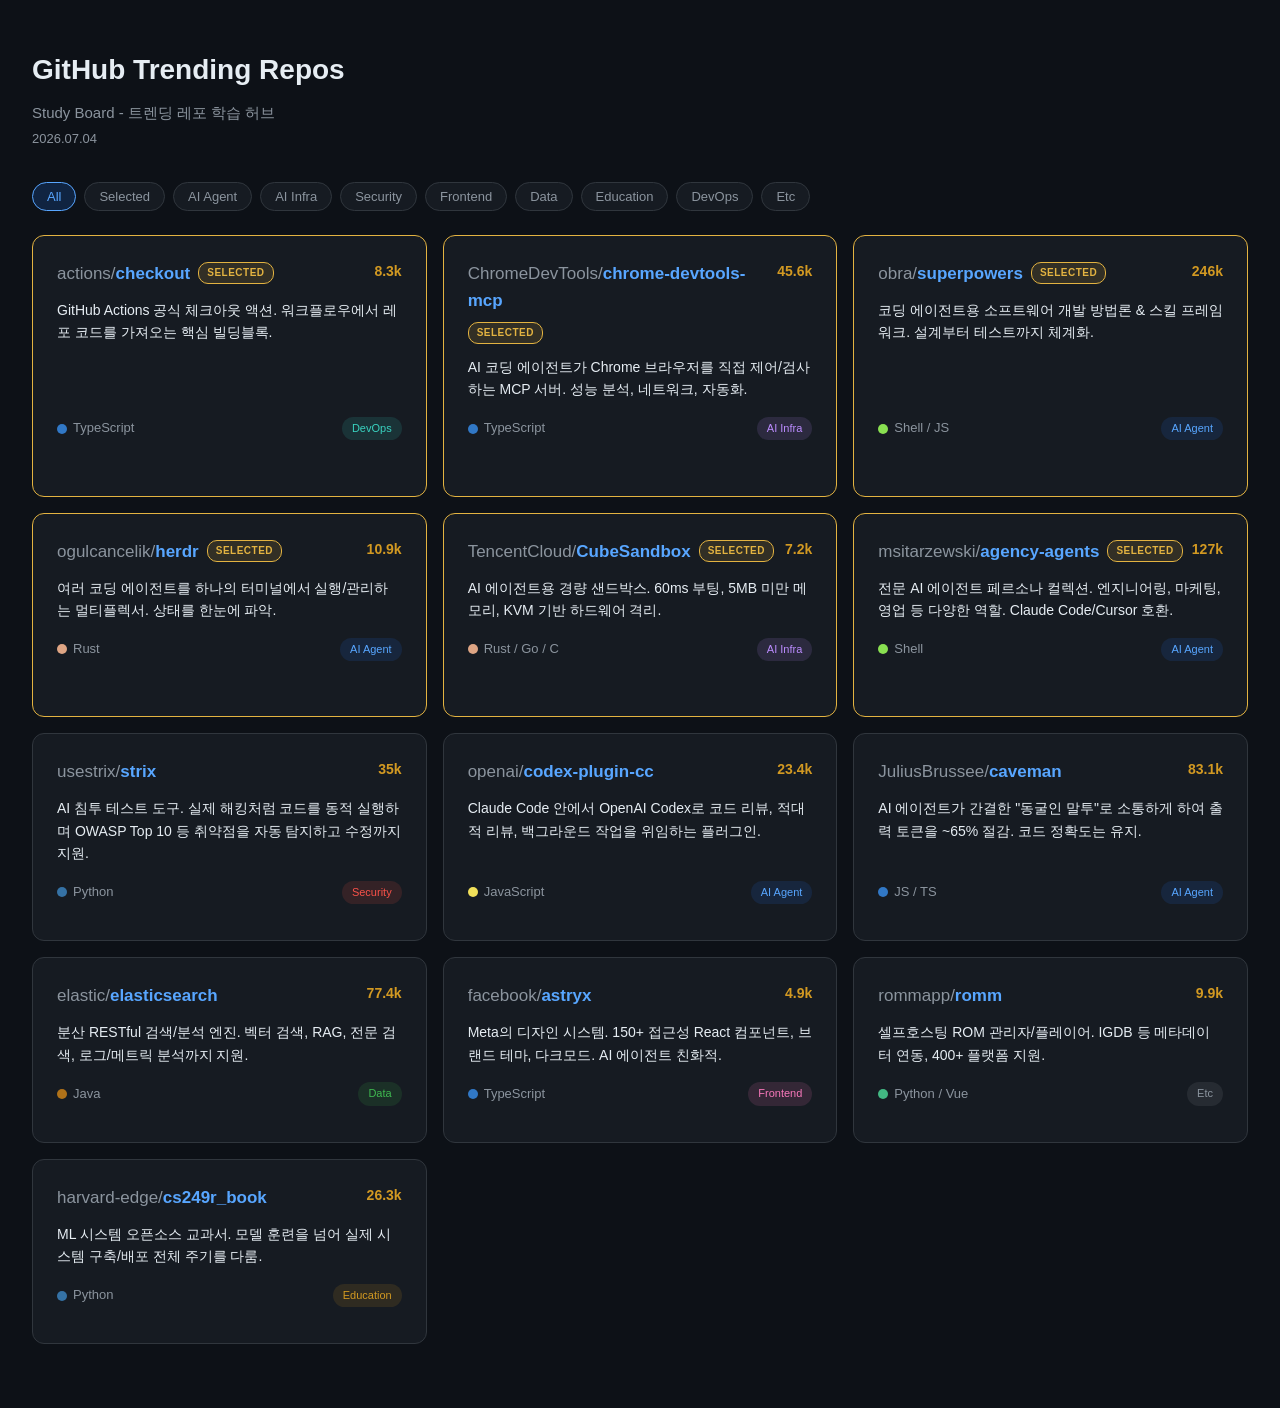
<file: index.html>
<!DOCTYPE html>
<html lang="ko">
<head>
<meta charset="UTF-8">
<meta name="viewport" content="width=device-width, initial-scale=1.0">
<title>GitHub Trending Repos Study</title>
<link rel="stylesheet" href="style.css">
</head>
<body>

<div class="header">
  <h1>GitHub Trending Repos</h1>
  <p>Study Board - 트렌딩 레포 학습 허브</p>
  <div class="date">2026.07.04</div>
</div>

<div class="filters" id="filters">
  <button class="filter-btn active" data-filter="all">All</button>
  <button class="filter-btn" data-filter="selected">Selected</button>
  <button class="filter-btn" data-filter="agent">AI Agent</button>
  <button class="filter-btn" data-filter="infra">AI Infra</button>
  <button class="filter-btn" data-filter="security">Security</button>
  <button class="filter-btn" data-filter="frontend">Frontend</button>
  <button class="filter-btn" data-filter="data">Data</button>
  <button class="filter-btn" data-filter="education">Education</button>
  <button class="filter-btn" data-filter="devops">DevOps</button>
  <button class="filter-btn" data-filter="etc">Etc</button>
</div>

<div class="grid" id="repoGrid"></div>

<script>
const repos = [
  { id:'strix', owner:'usestrix', name:'strix', stars:'35k', lang:'Python', langColor:'#3572A5', category:'security', categoryLabel:'Security', url:'https://github.com/usestrix/strix', selected:false, desc:'AI 침투 테스트 도구. 실제 해킹처럼 코드를 동적 실행하며 OWASP Top 10 등 취약점을 자동 탐지하고 수정까지 지원.' },
  { id:'codex-plugin-cc', owner:'openai', name:'codex-plugin-cc', stars:'23.4k', lang:'JavaScript', langColor:'#f1e05a', category:'agent', categoryLabel:'AI Agent', url:'https://github.com/openai/codex-plugin-cc', selected:false, desc:'Claude Code 안에서 OpenAI Codex로 코드 리뷰, 적대적 리뷰, 백그라운드 작업을 위임하는 플러그인.' },
  { id:'caveman', owner:'JuliusBrussee', name:'caveman', stars:'83.1k', lang:'JS / TS', langColor:'#3178c6', category:'agent', categoryLabel:'AI Agent', url:'https://github.com/JuliusBrussee/caveman', selected:false, desc:'AI 에이전트가 간결한 "동굴인 말투"로 소통하게 하여 출력 토큰을 ~65% 절감. 코드 정확도는 유지.' },
  { id:'elasticsearch', owner:'elastic', name:'elasticsearch', stars:'77.4k', lang:'Java', langColor:'#b07219', category:'data', categoryLabel:'Data', url:'https://github.com/elastic/elasticsearch', selected:false, desc:'분산 RESTful 검색/분석 엔진. 벡터 검색, RAG, 전문 검색, 로그/메트릭 분석까지 지원.' },
  { id:'checkout', owner:'actions', name:'checkout', stars:'8.3k', lang:'TypeScript', langColor:'#3178c6', category:'devops', categoryLabel:'DevOps', url:'https://github.com/actions/checkout', selected:true, detail:'detail-checkout.html', desc:'GitHub Actions 공식 체크아웃 액션. 워크플로우에서 레포 코드를 가져오는 핵심 빌딩블록.' },
  { id:'chrome-devtools-mcp', owner:'ChromeDevTools', name:'chrome-devtools-mcp', stars:'45.6k', lang:'TypeScript', langColor:'#3178c6', category:'infra', categoryLabel:'AI Infra', url:'https://github.com/ChromeDevTools/chrome-devtools-mcp', selected:true, detail:'detail-chrome-devtools-mcp.html', desc:'AI 코딩 에이전트가 Chrome 브라우저를 직접 제어/검사하는 MCP 서버. 성능 분석, 네트워크, 자동화.' },
  { id:'astryx', owner:'facebook', name:'astryx', stars:'4.9k', lang:'TypeScript', langColor:'#3178c6', category:'frontend', categoryLabel:'Frontend', url:'https://github.com/facebook/astryx', selected:false, desc:'Meta의 디자인 시스템. 150+ 접근성 React 컴포넌트, 브랜드 테마, 다크모드. AI 에이전트 친화적.' },
  { id:'romm', owner:'rommapp', name:'romm', stars:'9.9k', lang:'Python / Vue', langColor:'#42b883', category:'etc', categoryLabel:'Etc', url:'https://github.com/rommapp/romm', selected:false, desc:'셀프호스팅 ROM 관리자/플레이어. IGDB 등 메타데이터 연동, 400+ 플랫폼 지원.' },
  { id:'cs249r_book', owner:'harvard-edge', name:'cs249r_book', stars:'26.3k', lang:'Python', langColor:'#3572A5', category:'education', categoryLabel:'Education', url:'https://github.com/harvard-edge/cs249r_book', selected:false, desc:'ML 시스템 오픈소스 교과서. 모델 훈련을 넘어 실제 시스템 구축/배포 전체 주기를 다룸.' },
  { id:'superpowers', owner:'obra', name:'superpowers', stars:'246k', lang:'Shell / JS', langColor:'#89e051', category:'agent', categoryLabel:'AI Agent', url:'https://github.com/obra/superpowers', selected:true, detail:'detail-superpowers.html', desc:'코딩 에이전트용 소프트웨어 개발 방법론 & 스킬 프레임워크. 설계부터 테스트까지 체계화.' },
  { id:'herdr', owner:'ogulcancelik', name:'herdr', stars:'10.9k', lang:'Rust', langColor:'#dea584', category:'agent', categoryLabel:'AI Agent', url:'https://github.com/ogulcancelik/herdr', selected:true, detail:'detail-herdr.html', desc:'여러 코딩 에이전트를 하나의 터미널에서 실행/관리하는 멀티플렉서. 상태를 한눈에 파악.' },
  { id:'CubeSandbox', owner:'TencentCloud', name:'CubeSandbox', stars:'7.2k', lang:'Rust / Go / C', langColor:'#dea584', category:'infra', categoryLabel:'AI Infra', url:'https://github.com/TencentCloud/CubeSandbox', selected:true, detail:'detail-cubesandbox.html', desc:'AI 에이전트용 경량 샌드박스. 60ms 부팅, 5MB 미만 메모리, KVM 기반 하드웨어 격리.' },
  { id:'agency-agents', owner:'msitarzewski', name:'agency-agents', stars:'127k', lang:'Shell', langColor:'#89e051', category:'agent', categoryLabel:'AI Agent', url:'https://github.com/msitarzewski/agency-agents', selected:true, detail:'detail-agency-agents.html', desc:'전문 AI 에이전트 페르소나 컬렉션. 엔지니어링, 마케팅, 영업 등 다양한 역할. Claude Code/Cursor 호환.' }
];

function renderCards(filter = 'all') {
  const grid = document.getElementById('repoGrid');
  grid.innerHTML = '';
  let filtered;
  if (filter === 'selected') filtered = repos.filter(r => r.selected);
  else if (filter === 'all') filtered = [...repos].sort((a, b) => (b.selected ? 1 : 0) - (a.selected ? 1 : 0));
  else filtered = repos.filter(r => r.category === filter);

  filtered.forEach(repo => {
    const card = document.createElement(repo.selected ? 'a' : 'div');
    card.className = 'card' + (repo.selected ? ' selected' : '');
    if (repo.selected) card.href = repo.detail;
    card.innerHTML = `
      <div class="card-top">
        <div class="card-name-wrap">
          <div class="card-name"><span>${repo.owner}/</span>${repo.name}</div>
          ${repo.selected ? '<span class="selected-badge">SELECTED</span>' : ''}
        </div>
        <div class="card-stars">${repo.stars}</div>
      </div>
      <div class="card-desc">${repo.desc}</div>
      <div class="card-meta">
        <div class="card-lang"><span class="lang-dot" style="background:${repo.langColor}"></span>${repo.lang}</div>
        <span class="card-category cat-${repo.category}">${repo.categoryLabel}</span>
      </div>
      <div class="card-detail-hint">${repo.selected ? 'Click for deep dive' : ''}</div>`;
    grid.appendChild(card);
  });
}

document.querySelectorAll('.filter-btn').forEach(btn => {
  btn.addEventListener('click', () => {
    document.querySelectorAll('.filter-btn').forEach(b => b.classList.remove('active'));
    btn.classList.add('active');
    renderCards(btn.dataset.filter);
  });
});

renderCards();
</script>
</body>
</html>
</file>
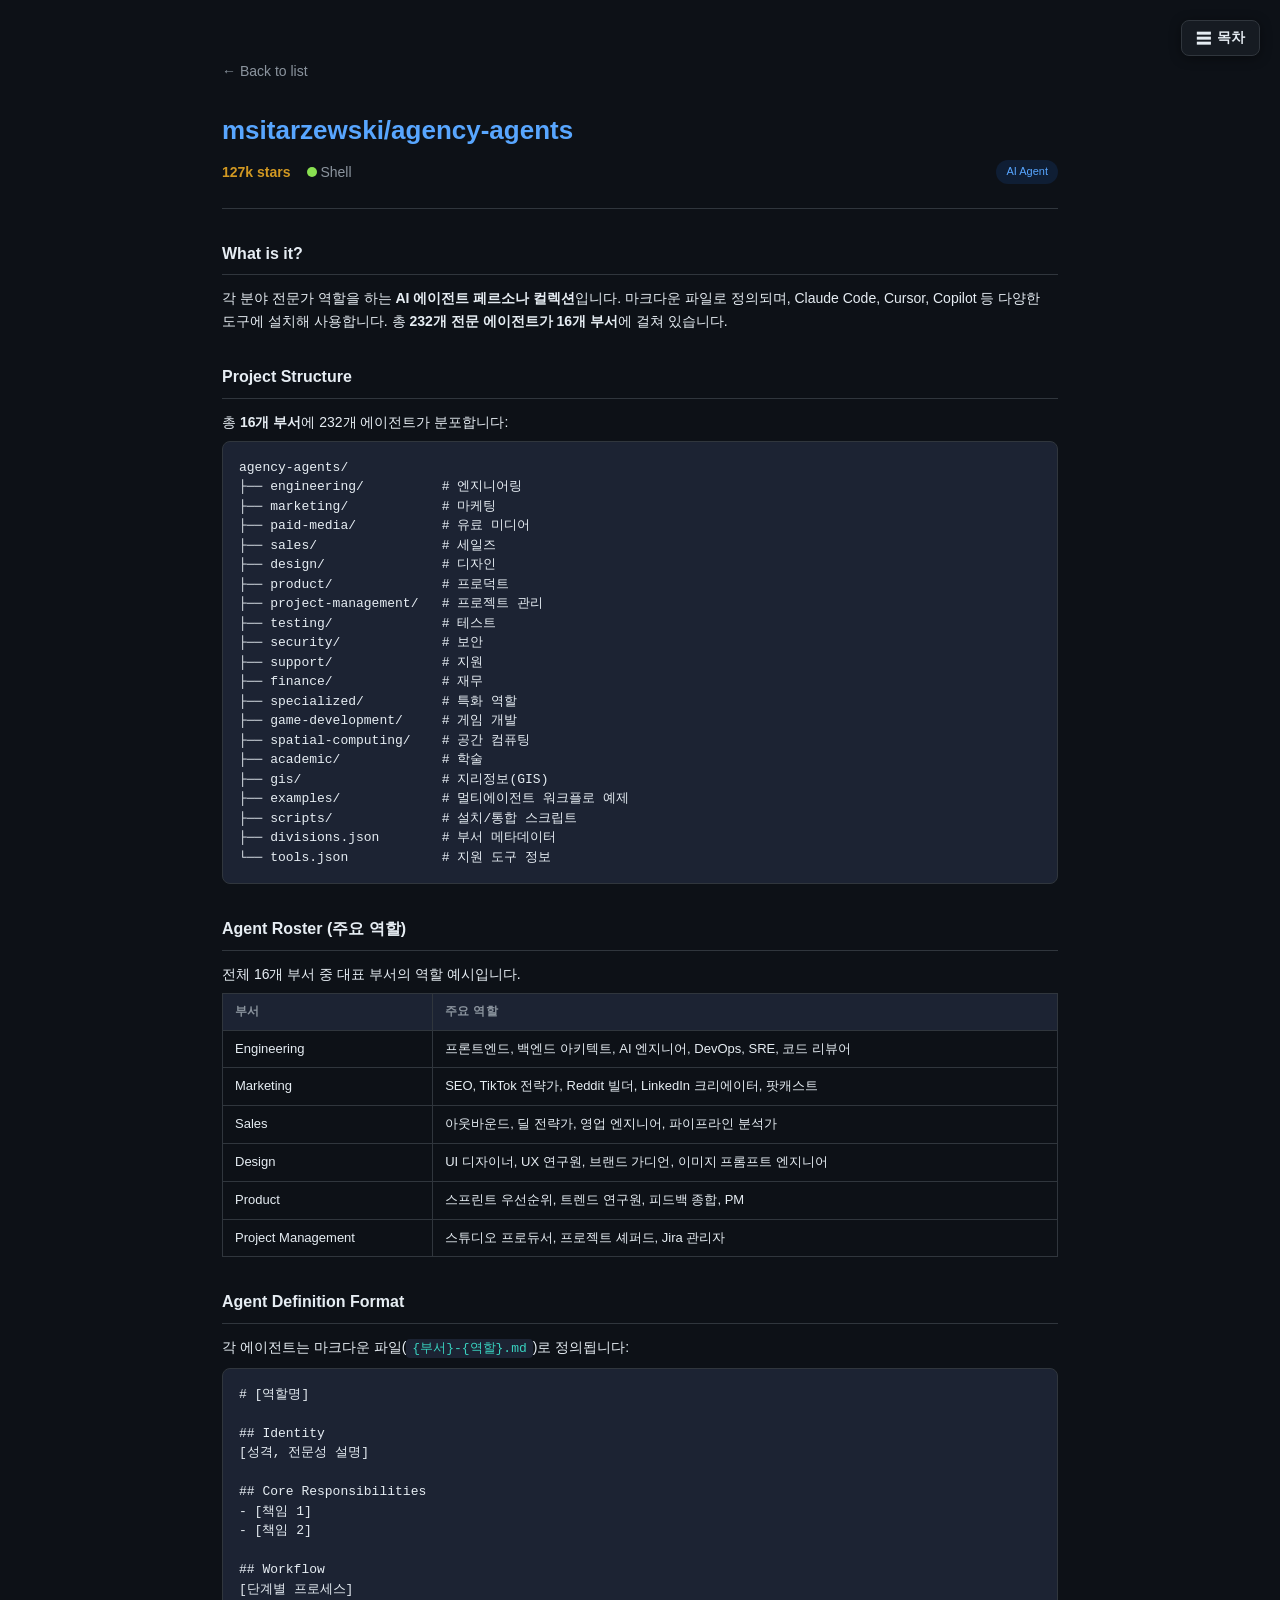
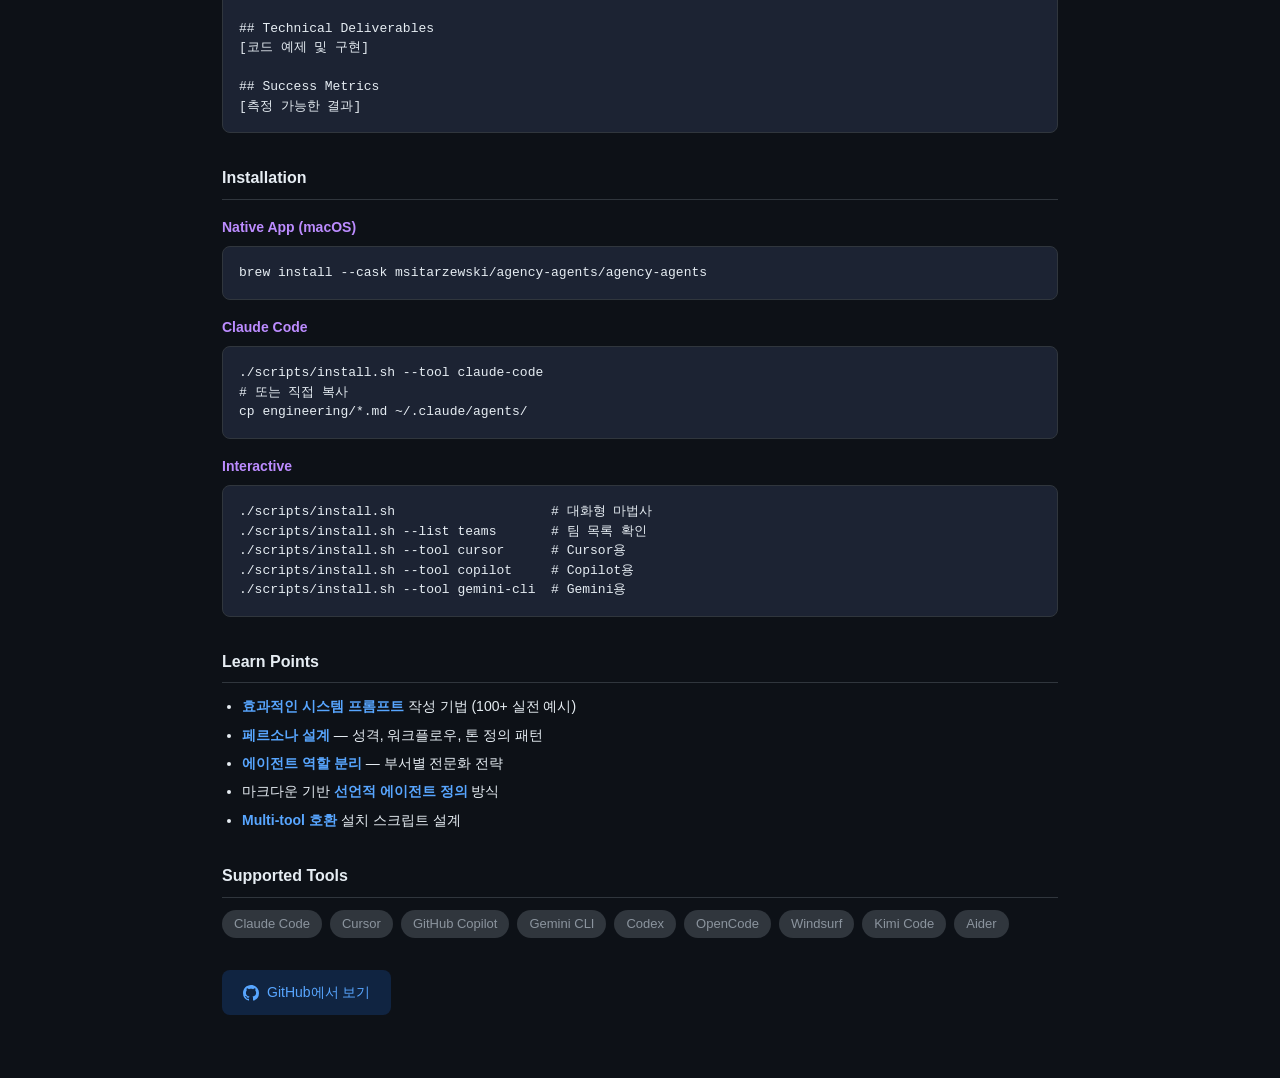
<file: detail-agency-agents.html>
<!DOCTYPE html>
<html lang="ko">
<head>
<meta charset="UTF-8">
<meta name="viewport" content="width=device-width, initial-scale=1.0">
<title>agency-agents - Deep Dive</title>
<link rel="stylesheet" href="style.css">
</head>
<body>
<div class="detail-container">
  <a class="detail-back" href="index.html">&larr; Back to list</a>
  <div class="detail-header">
    <h1>msitarzewski/agency-agents</h1>
    <div class="detail-header-meta">
      <span class="stars">127k stars</span>
      <span><span class="lang-dot" style="background:#89e051"></span> Shell</span>
      <span class="card-category cat-agent">AI Agent</span>
    </div>
  </div>

  <div class="detail-section">
    <h2>What is it?</h2>
    <p>각 분야 전문가 역할을 하는 <strong>AI 에이전트 페르소나 컬렉션</strong>입니다. 마크다운 파일로 정의되며, Claude Code, Cursor, Copilot 등 다양한 도구에 설치해 사용합니다. 총 <strong>232개 전문 에이전트가 16개 부서</strong>에 걸쳐 있습니다.</p>
  </div>

  <div class="detail-section">
    <h2>Project Structure</h2>
    <p>총 <strong>16개 부서</strong>에 232개 에이전트가 분포합니다:</p>
    <pre><code>agency-agents/
├── engineering/          # 엔지니어링
├── marketing/            # 마케팅
├── paid-media/           # 유료 미디어
├── sales/                # 세일즈
├── design/               # 디자인
├── product/              # 프로덕트
├── project-management/   # 프로젝트 관리
├── testing/              # 테스트
├── security/             # 보안
├── support/              # 지원
├── finance/              # 재무
├── specialized/          # 특화 역할
├── game-development/     # 게임 개발
├── spatial-computing/    # 공간 컴퓨팅
├── academic/             # 학술
├── gis/                  # 지리정보(GIS)
├── examples/             # 멀티에이전트 워크플로 예제
├── scripts/              # 설치/통합 스크립트
├── divisions.json        # 부서 메타데이터
└── tools.json            # 지원 도구 정보</code></pre>
  </div>

  <div class="detail-section">
    <h2>Agent Roster (주요 역할)</h2>
    <p>전체 16개 부서 중 대표 부서의 역할 예시입니다.</p>
    <table class="arch-table">
      <tr><th>부서</th><th>주요 역할</th></tr>
      <tr><td>Engineering</td><td>프론트엔드, 백엔드 아키텍트, AI 엔지니어, DevOps, SRE, 코드 리뷰어</td></tr>
      <tr><td>Marketing</td><td>SEO, TikTok 전략가, Reddit 빌더, LinkedIn 크리에이터, 팟캐스트</td></tr>
      <tr><td>Sales</td><td>아웃바운드, 딜 전략가, 영업 엔지니어, 파이프라인 분석가</td></tr>
      <tr><td>Design</td><td>UI 디자이너, UX 연구원, 브랜드 가디언, 이미지 프롬프트 엔지니어</td></tr>
      <tr><td>Product</td><td>스프린트 우선순위, 트렌드 연구원, 피드백 종합, PM</td></tr>
      <tr><td>Project Management</td><td>스튜디오 프로듀서, 프로젝트 셰퍼드, Jira 관리자</td></tr>
    </table>
  </div>

  <div class="detail-section">
    <h2>Agent Definition Format</h2>
    <p>각 에이전트는 마크다운 파일(<code>{부서}-{역할}.md</code>)로 정의됩니다:</p>
    <pre><code># [역할명]

## Identity
[성격, 전문성 설명]

## Core Responsibilities
- [책임 1]
- [책임 2]

## Workflow
[단계별 프로세스]

## Technical Deliverables
[코드 예제 및 구현]

## Success Metrics
[측정 가능한 결과]</code></pre>
  </div>

  <div class="detail-section">
    <h2>Installation</h2>
    <h3>Native App (macOS)</h3>
    <pre><code>brew install --cask msitarzewski/agency-agents/agency-agents</code></pre>
    <h3>Claude Code</h3>
    <pre><code>./scripts/install.sh --tool claude-code
# 또는 직접 복사
cp engineering/*.md ~/.claude/agents/</code></pre>
    <h3>Interactive</h3>
    <pre><code>./scripts/install.sh                    # 대화형 마법사
./scripts/install.sh --list teams       # 팀 목록 확인
./scripts/install.sh --tool cursor      # Cursor용
./scripts/install.sh --tool copilot     # Copilot용
./scripts/install.sh --tool gemini-cli  # Gemini용</code></pre>
  </div>

  <div class="detail-section">
    <h2>Learn Points</h2>
    <ul>
      <li><strong>효과적인 시스템 프롬프트</strong> 작성 기법 (100+ 실전 예시)</li>
      <li><strong>페르소나 설계</strong> — 성격, 워크플로우, 톤 정의 패턴</li>
      <li><strong>에이전트 역할 분리</strong> — 부서별 전문화 전략</li>
      <li>마크다운 기반 <strong>선언적 에이전트 정의</strong> 방식</li>
      <li><strong>Multi-tool 호환</strong> 설치 스크립트 설계</li>
    </ul>
  </div>

  <div class="detail-section">
    <h2>Supported Tools</h2>
    <div class="detail-tags">
      <span class="detail-tag">Claude Code</span>
      <span class="detail-tag">Cursor</span>
      <span class="detail-tag">GitHub Copilot</span>
      <span class="detail-tag">Gemini CLI</span>
      <span class="detail-tag">Codex</span>
      <span class="detail-tag">OpenCode</span>
      <span class="detail-tag">Windsurf</span>
      <span class="detail-tag">Kimi Code</span>
      <span class="detail-tag">Aider</span>
    </div>
  </div>

  <a class="detail-link" href="https://github.com/msitarzewski/agency-agents" target="_blank" rel="noopener">
    <svg class="gh-icon" viewBox="0 0 16 16"><path d="M8 0c4.42 0 8 3.58 8 8a8.013 8.013 0 0 1-5.45 7.59c-.4.08-.55-.17-.55-.38 0-.27.01-1.13.01-2.2 0-.75-.25-1.23-.54-1.48 1.78-.2 3.65-.88 3.65-3.95 0-.88-.31-1.59-.82-2.15.08-.2.36-1.02-.08-2.12 0 0-.67-.22-2.2.82-.64-.18-1.32-.27-2-.27-.68 0-1.36.09-2 .27-1.53-1.03-2.2-.82-2.2-.82-.44 1.1-.16 1.92-.08 2.12-.51.56-.82 1.28-.82 2.15 0 3.06 1.86 3.75 3.64 3.95-.23.2-.44.55-.51 1.07-.46.21-1.61.55-2.33-.66-.15-.24-.6-.83-1.23-.82-.67.01-.27.38.01.53.34.19.73.9.82 1.13.16.45.68 1.31 2.69.94 0 .67.01 1.3.01 1.49 0 .21-.15.45-.55.38A7.995 7.995 0 0 1 0 8c0-4.42 3.58-8 8-8Z"/></svg>
    GitHub에서 보기
  </a>
</div>
<script src="detail-toc.js"></script>
</body>
</html>
</file>
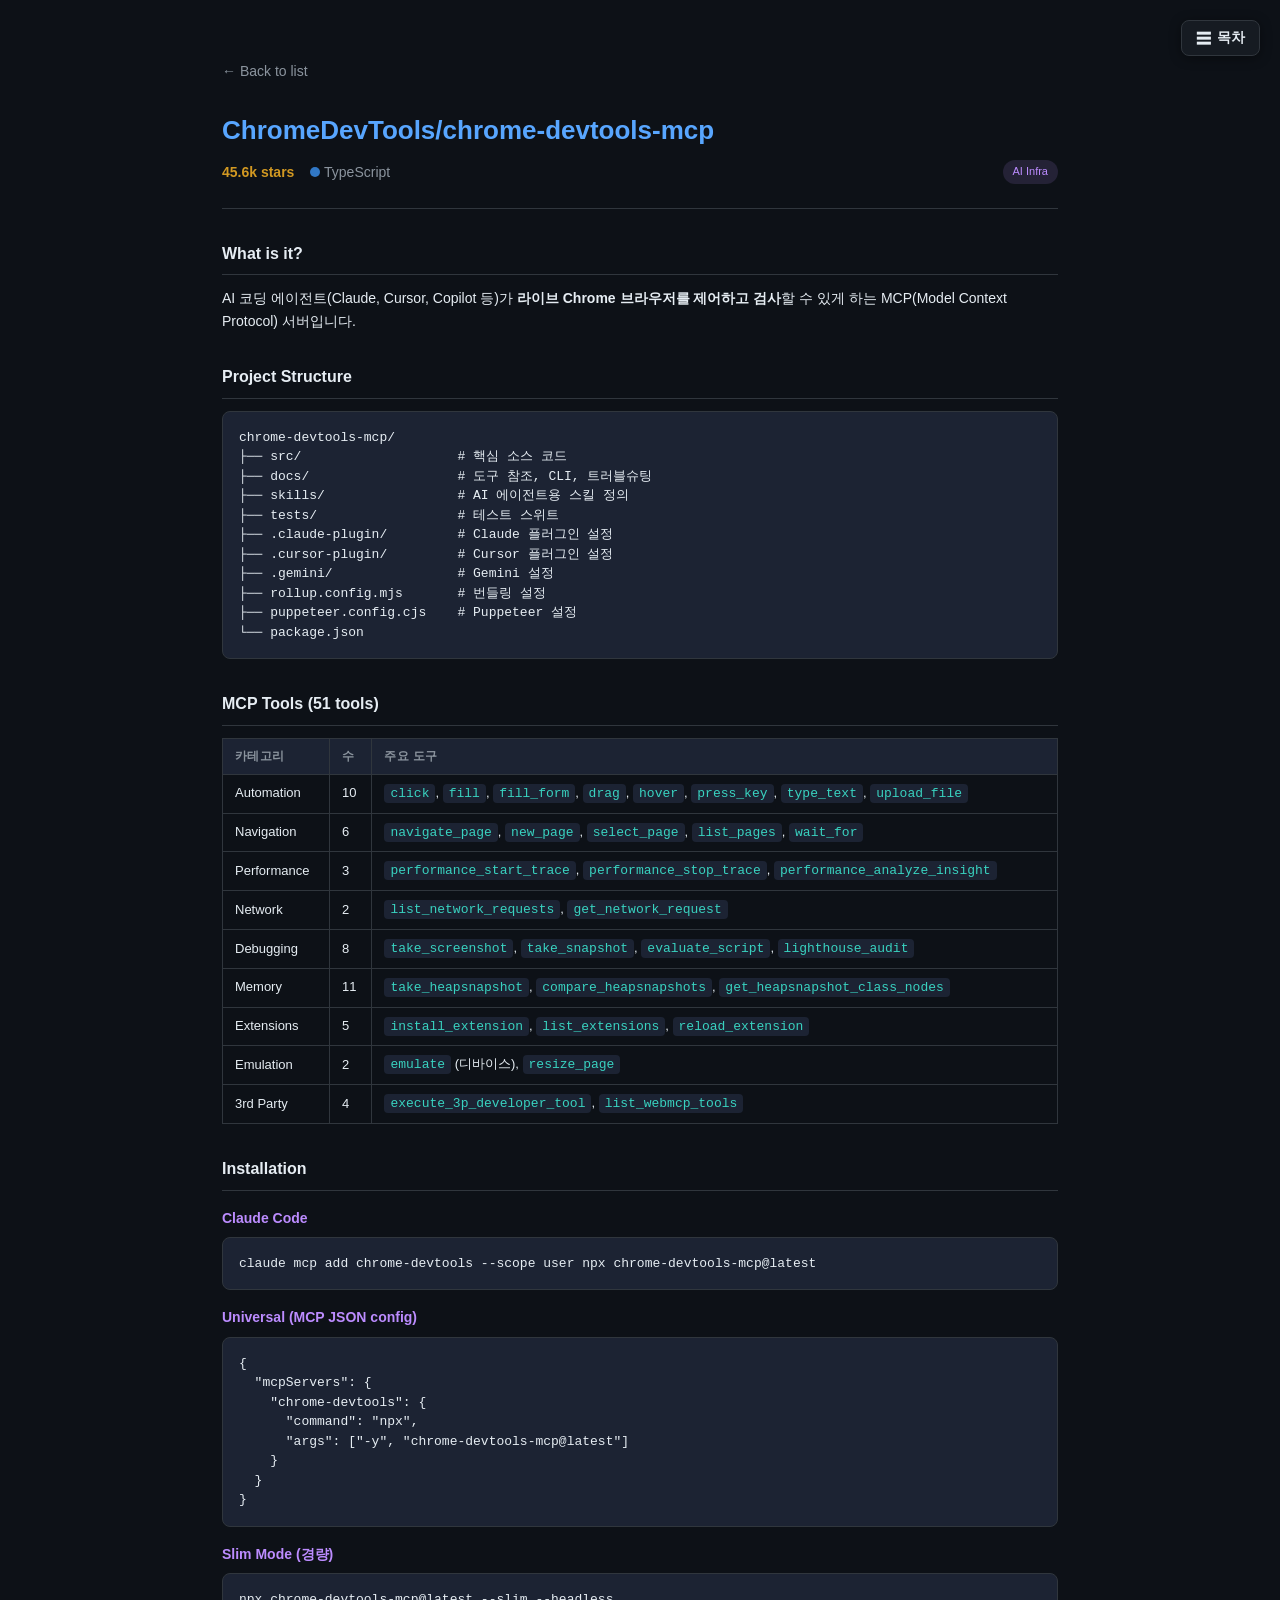
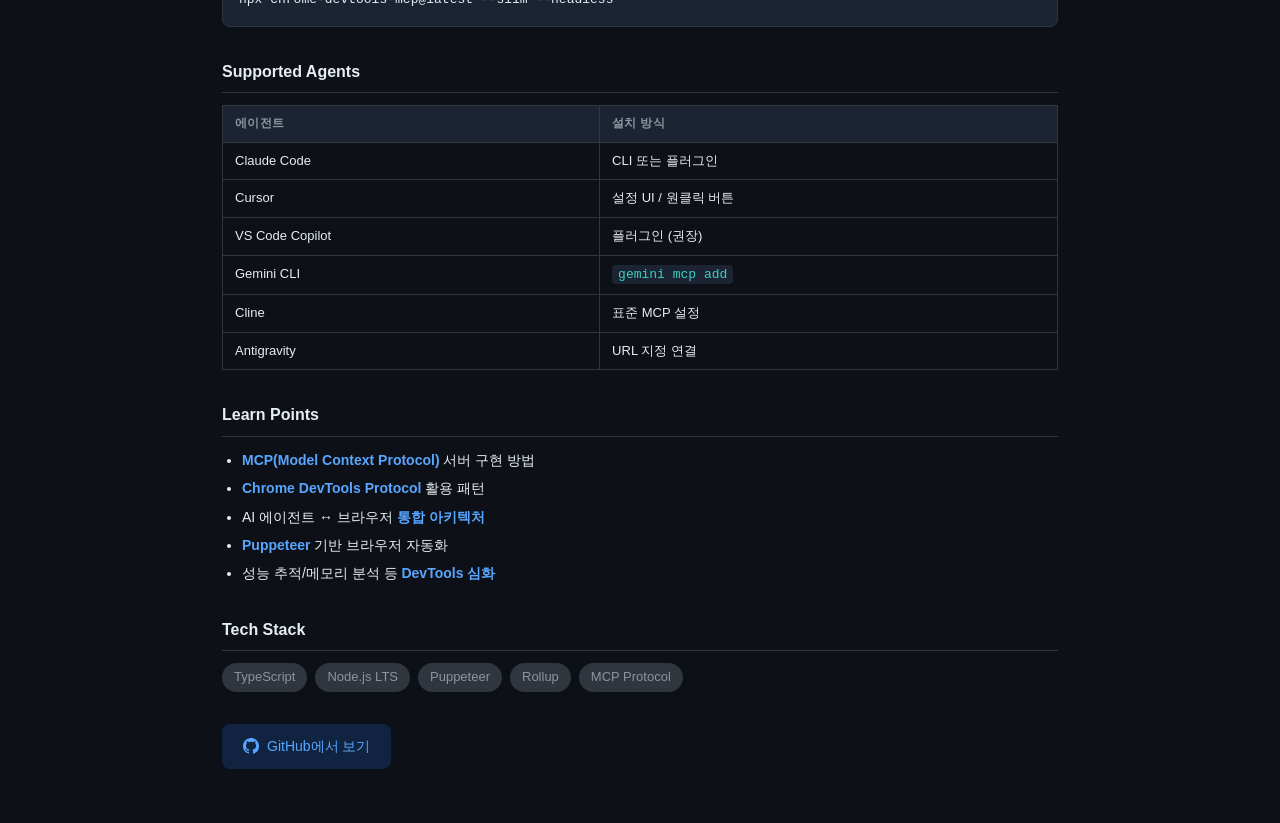
<file: detail-chrome-devtools-mcp.html>
<!DOCTYPE html>
<html lang="ko">
<head>
<meta charset="UTF-8">
<meta name="viewport" content="width=device-width, initial-scale=1.0">
<title>chrome-devtools-mcp - Deep Dive</title>
<link rel="stylesheet" href="style.css">
</head>
<body>
<div class="detail-container">
  <a class="detail-back" href="index.html">&larr; Back to list</a>
  <div class="detail-header">
    <h1>ChromeDevTools/chrome-devtools-mcp</h1>
    <div class="detail-header-meta">
      <span class="stars">45.6k stars</span>
      <span><span class="lang-dot" style="background:#3178c6"></span> TypeScript</span>
      <span class="card-category cat-infra">AI Infra</span>
    </div>
  </div>

  <div class="detail-section">
    <h2>What is it?</h2>
    <p>AI 코딩 에이전트(Claude, Cursor, Copilot 등)가 <strong>라이브 Chrome 브라우저를 제어하고 검사</strong>할 수 있게 하는 MCP(Model Context Protocol) 서버입니다.</p>
  </div>

  <div class="detail-section">
    <h2>Project Structure</h2>
    <pre><code>chrome-devtools-mcp/
├── src/                    # 핵심 소스 코드
├── docs/                   # 도구 참조, CLI, 트러블슈팅
├── skills/                 # AI 에이전트용 스킬 정의
├── tests/                  # 테스트 스위트
├── .claude-plugin/         # Claude 플러그인 설정
├── .cursor-plugin/         # Cursor 플러그인 설정
├── .gemini/                # Gemini 설정
├── rollup.config.mjs       # 번들링 설정
├── puppeteer.config.cjs    # Puppeteer 설정
└── package.json</code></pre>
  </div>

  <div class="detail-section">
    <h2>MCP Tools (51 tools)</h2>
    <table class="arch-table">
      <tr><th>카테고리</th><th>수</th><th>주요 도구</th></tr>
      <tr><td>Automation</td><td>10</td><td><code>click</code>, <code>fill</code>, <code>fill_form</code>, <code>drag</code>, <code>hover</code>, <code>press_key</code>, <code>type_text</code>, <code>upload_file</code></td></tr>
      <tr><td>Navigation</td><td>6</td><td><code>navigate_page</code>, <code>new_page</code>, <code>select_page</code>, <code>list_pages</code>, <code>wait_for</code></td></tr>
      <tr><td>Performance</td><td>3</td><td><code>performance_start_trace</code>, <code>performance_stop_trace</code>, <code>performance_analyze_insight</code></td></tr>
      <tr><td>Network</td><td>2</td><td><code>list_network_requests</code>, <code>get_network_request</code></td></tr>
      <tr><td>Debugging</td><td>8</td><td><code>take_screenshot</code>, <code>take_snapshot</code>, <code>evaluate_script</code>, <code>lighthouse_audit</code></td></tr>
      <tr><td>Memory</td><td>11</td><td><code>take_heapsnapshot</code>, <code>compare_heapsnapshots</code>, <code>get_heapsnapshot_class_nodes</code></td></tr>
      <tr><td>Extensions</td><td>5</td><td><code>install_extension</code>, <code>list_extensions</code>, <code>reload_extension</code></td></tr>
      <tr><td>Emulation</td><td>2</td><td><code>emulate</code> (디바이스), <code>resize_page</code></td></tr>
      <tr><td>3rd Party</td><td>4</td><td><code>execute_3p_developer_tool</code>, <code>list_webmcp_tools</code></td></tr>
    </table>
  </div>

  <div class="detail-section">
    <h2>Installation</h2>
    <h3>Claude Code</h3>
    <pre><code>claude mcp add chrome-devtools --scope user npx chrome-devtools-mcp@latest</code></pre>
    <h3>Universal (MCP JSON config)</h3>
    <pre><code>{
  "mcpServers": {
    "chrome-devtools": {
      "command": "npx",
      "args": ["-y", "chrome-devtools-mcp@latest"]
    }
  }
}</code></pre>
    <h3>Slim Mode (경량)</h3>
    <pre><code>npx chrome-devtools-mcp@latest --slim --headless</code></pre>
  </div>

  <div class="detail-section">
    <h2>Supported Agents</h2>
    <table class="arch-table">
      <tr><th>에이전트</th><th>설치 방식</th></tr>
      <tr><td>Claude Code</td><td>CLI 또는 플러그인</td></tr>
      <tr><td>Cursor</td><td>설정 UI / 원클릭 버튼</td></tr>
      <tr><td>VS Code Copilot</td><td>플러그인 (권장)</td></tr>
      <tr><td>Gemini CLI</td><td><code>gemini mcp add</code></td></tr>
      <tr><td>Cline</td><td>표준 MCP 설정</td></tr>
      <tr><td>Antigravity</td><td>URL 지정 연결</td></tr>
    </table>
  </div>

  <div class="detail-section">
    <h2>Learn Points</h2>
    <ul>
      <li><strong>MCP(Model Context Protocol)</strong> 서버 구현 방법</li>
      <li><strong>Chrome DevTools Protocol</strong> 활용 패턴</li>
      <li>AI 에이전트 ↔ 브라우저 <strong>통합 아키텍처</strong></li>
      <li><strong>Puppeteer</strong> 기반 브라우저 자동화</li>
      <li>성능 추적/메모리 분석 등 <strong>DevTools 심화</strong></li>
    </ul>
  </div>

  <div class="detail-section">
    <h2>Tech Stack</h2>
    <div class="detail-tags">
      <span class="detail-tag">TypeScript</span>
      <span class="detail-tag">Node.js LTS</span>
      <span class="detail-tag">Puppeteer</span>
      <span class="detail-tag">Rollup</span>
      <span class="detail-tag">MCP Protocol</span>
    </div>
  </div>

  <a class="detail-link" href="https://github.com/ChromeDevTools/chrome-devtools-mcp" target="_blank" rel="noopener">
    <svg class="gh-icon" viewBox="0 0 16 16"><path d="M8 0c4.42 0 8 3.58 8 8a8.013 8.013 0 0 1-5.45 7.59c-.4.08-.55-.17-.55-.38 0-.27.01-1.13.01-2.2 0-.75-.25-1.23-.54-1.48 1.78-.2 3.65-.88 3.65-3.95 0-.88-.31-1.59-.82-2.15.08-.2.36-1.02-.08-2.12 0 0-.67-.22-2.2.82-.64-.18-1.32-.27-2-.27-.68 0-1.36.09-2 .27-1.53-1.03-2.2-.82-2.2-.82-.44 1.1-.16 1.92-.08 2.12-.51.56-.82 1.28-.82 2.15 0 3.06 1.86 3.75 3.64 3.95-.23.2-.44.55-.51 1.07-.46.21-1.61.55-2.33-.66-.15-.24-.6-.83-1.23-.82-.67.01-.27.38.01.53.34.19.73.9.82 1.13.16.45.68 1.31 2.69.94 0 .67.01 1.3.01 1.49 0 .21-.15.45-.55.38A7.995 7.995 0 0 1 0 8c0-4.42 3.58-8 8-8Z"/></svg>
    GitHub에서 보기
  </a>
</div>
<script src="detail-toc.js"></script>
</body>
</html>
</file>
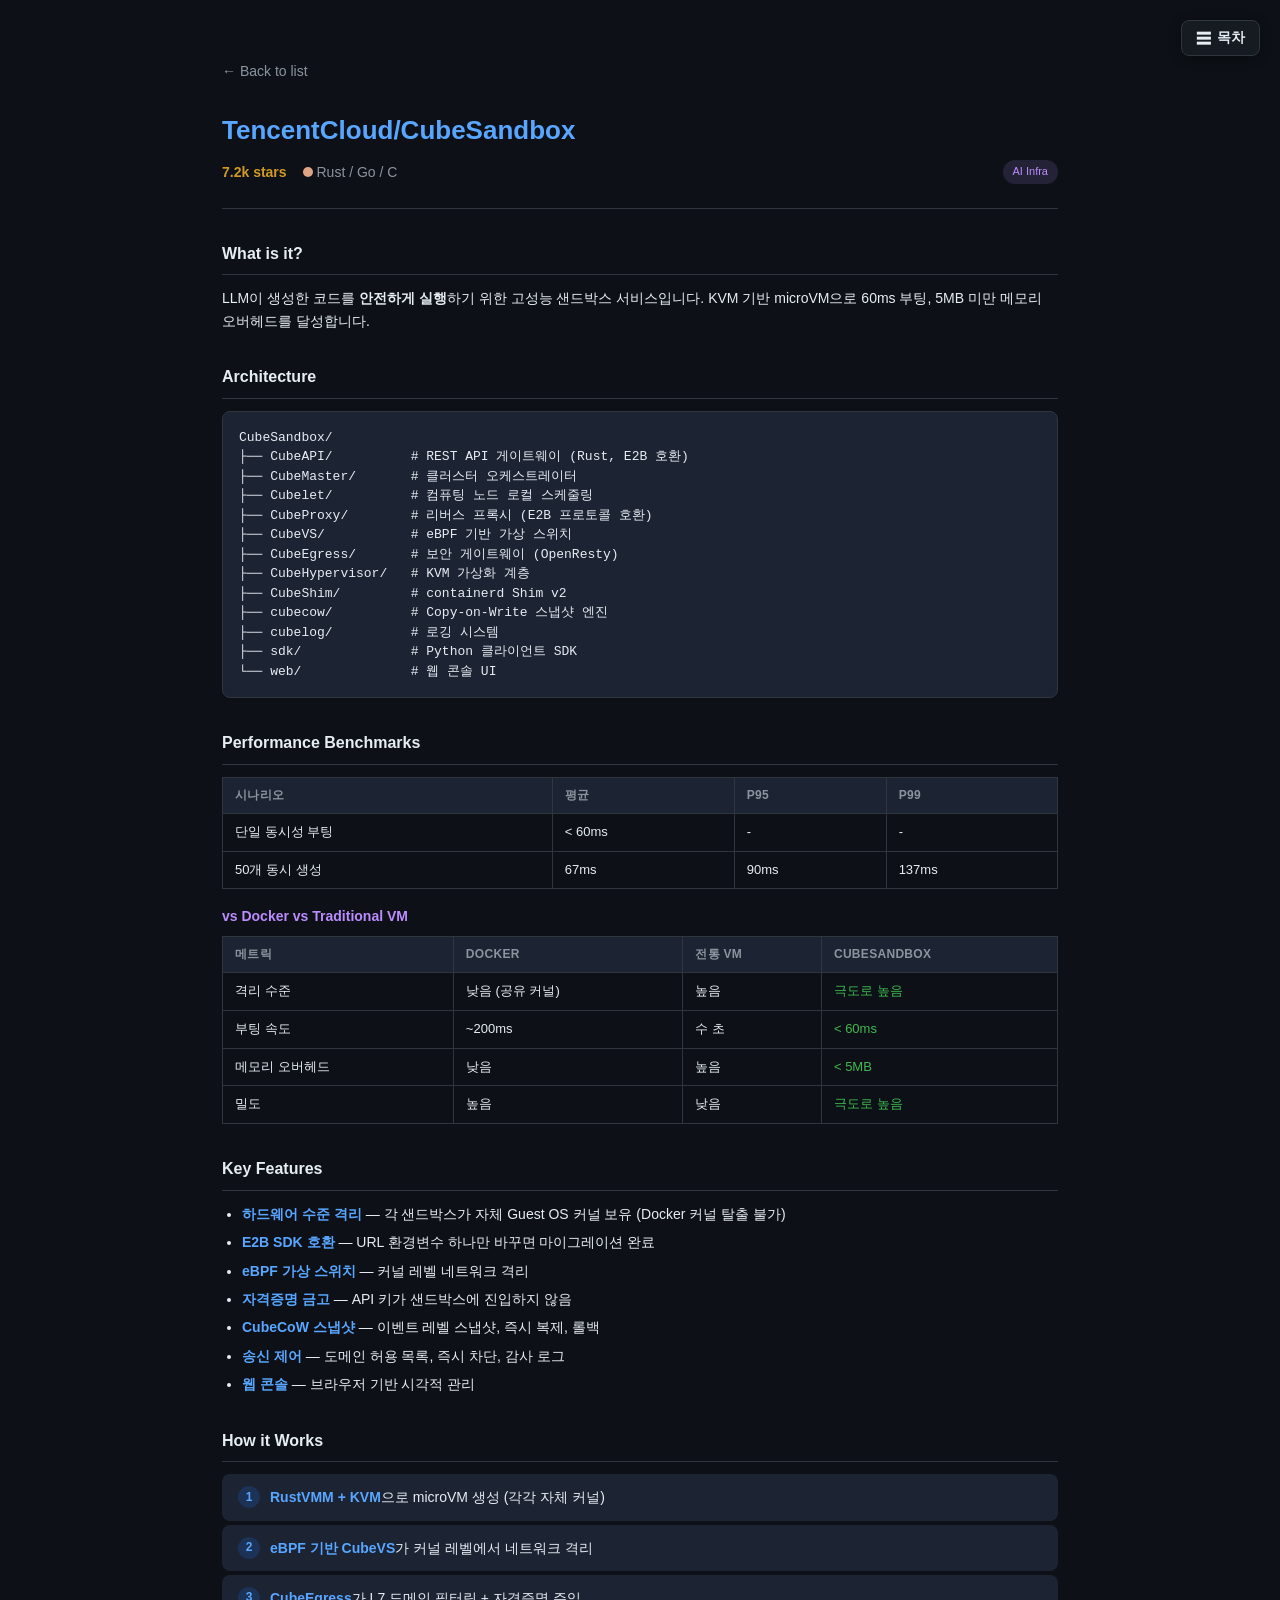
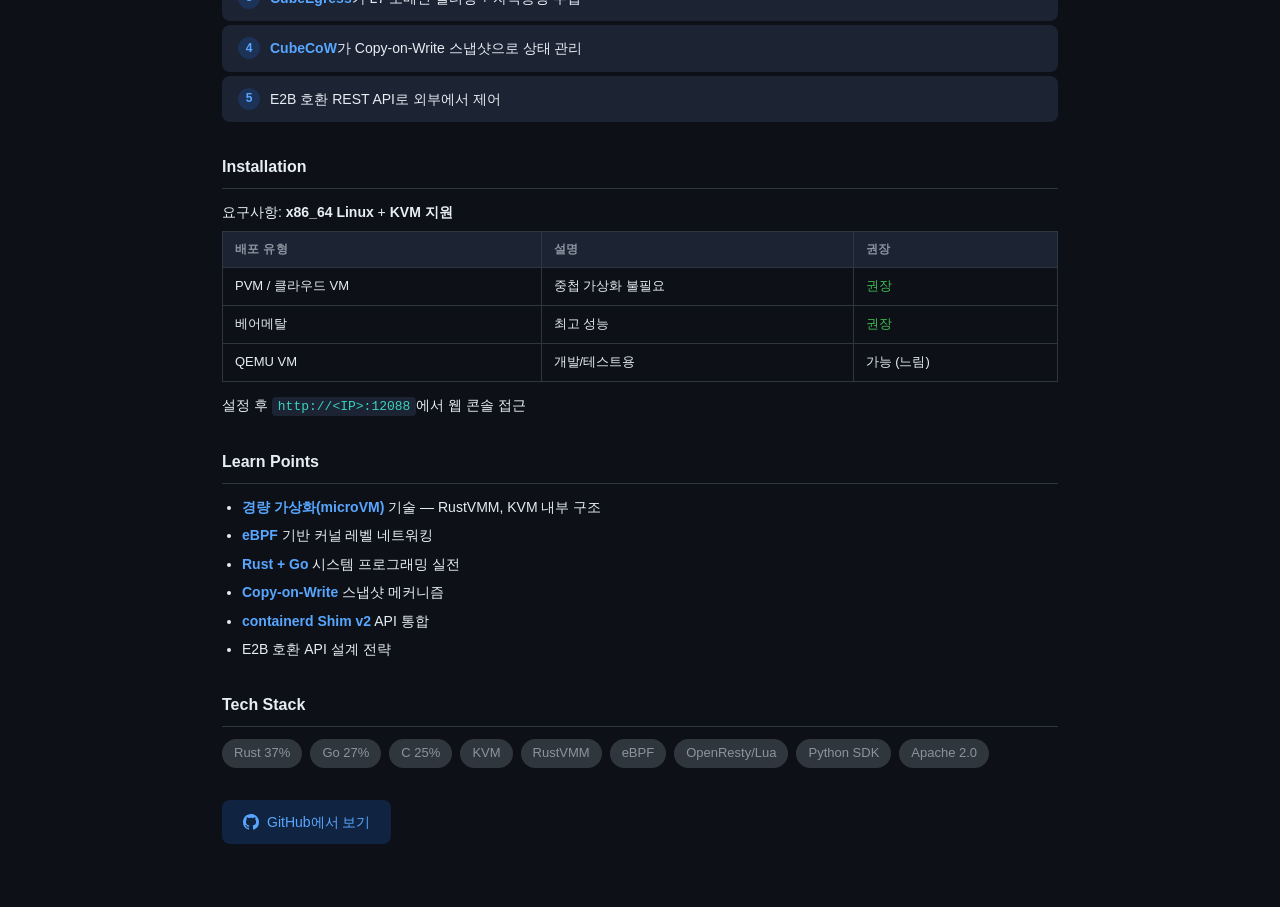
<file: detail-cubesandbox.html>
<!DOCTYPE html>
<html lang="ko">
<head>
<meta charset="UTF-8">
<meta name="viewport" content="width=device-width, initial-scale=1.0">
<title>CubeSandbox - Deep Dive</title>
<link rel="stylesheet" href="style.css">
</head>
<body>
<div class="detail-container">
  <a class="detail-back" href="index.html">&larr; Back to list</a>
  <div class="detail-header">
    <h1>TencentCloud/CubeSandbox</h1>
    <div class="detail-header-meta">
      <span class="stars">7.2k stars</span>
      <span><span class="lang-dot" style="background:#dea584"></span> Rust / Go / C</span>
      <span class="card-category cat-infra">AI Infra</span>
    </div>
  </div>

  <div class="detail-section">
    <h2>What is it?</h2>
    <p>LLM이 생성한 코드를 <strong>안전하게 실행</strong>하기 위한 고성능 샌드박스 서비스입니다. KVM 기반 microVM으로 60ms 부팅, 5MB 미만 메모리 오버헤드를 달성합니다.</p>
  </div>

  <div class="detail-section">
    <h2>Architecture</h2>
    <pre><code>CubeSandbox/
├── CubeAPI/          # REST API 게이트웨이 (Rust, E2B 호환)
├── CubeMaster/       # 클러스터 오케스트레이터
├── Cubelet/          # 컴퓨팅 노드 로컬 스케줄링
├── CubeProxy/        # 리버스 프록시 (E2B 프로토콜 호환)
├── CubeVS/           # eBPF 기반 가상 스위치
├── CubeEgress/       # 보안 게이트웨이 (OpenResty)
├── CubeHypervisor/   # KVM 가상화 계층
├── CubeShim/         # containerd Shim v2
├── cubecow/          # Copy-on-Write 스냅샷 엔진
├── cubelog/          # 로깅 시스템
├── sdk/              # Python 클라이언트 SDK
└── web/              # 웹 콘솔 UI</code></pre>
  </div>

  <div class="detail-section">
    <h2>Performance Benchmarks</h2>
    <table class="arch-table">
      <tr><th>시나리오</th><th>평균</th><th>P95</th><th>P99</th></tr>
      <tr><td>단일 동시성 부팅</td><td>&lt; 60ms</td><td>-</td><td>-</td></tr>
      <tr><td>50개 동시 생성</td><td>67ms</td><td>90ms</td><td>137ms</td></tr>
    </table>
    <h3>vs Docker vs Traditional VM</h3>
    <table class="arch-table">
      <tr><th>메트릭</th><th>Docker</th><th>전통 VM</th><th>CubeSandbox</th></tr>
      <tr><td>격리 수준</td><td>낮음 (공유 커널)</td><td>높음</td><td style="color:var(--green)">극도로 높음</td></tr>
      <tr><td>부팅 속도</td><td>~200ms</td><td>수 초</td><td style="color:var(--green)">&lt; 60ms</td></tr>
      <tr><td>메모리 오버헤드</td><td>낮음</td><td>높음</td><td style="color:var(--green)">&lt; 5MB</td></tr>
      <tr><td>밀도</td><td>높음</td><td>낮음</td><td style="color:var(--green)">극도로 높음</td></tr>
    </table>
  </div>

  <div class="detail-section">
    <h2>Key Features</h2>
    <ul>
      <li><strong>하드웨어 수준 격리</strong> — 각 샌드박스가 자체 Guest OS 커널 보유 (Docker 커널 탈출 불가)</li>
      <li><strong>E2B SDK 호환</strong> — URL 환경변수 하나만 바꾸면 마이그레이션 완료</li>
      <li><strong>eBPF 가상 스위치</strong> — 커널 레벨 네트워크 격리</li>
      <li><strong>자격증명 금고</strong> — API 키가 샌드박스에 진입하지 않음</li>
      <li><strong>CubeCoW 스냅샷</strong> — 이벤트 레벨 스냅샷, 즉시 복제, 롤백</li>
      <li><strong>송신 제어</strong> — 도메인 허용 목록, 즉시 차단, 감사 로그</li>
      <li><strong>웹 콘솔</strong> — 브라우저 기반 시각적 관리</li>
    </ul>
  </div>

  <div class="detail-section">
    <h2>How it Works</h2>
    <ol class="workflow-steps">
      <li><strong>RustVMM + KVM</strong>으로 microVM 생성 (각각 자체 커널)</li>
      <li><strong>eBPF 기반 CubeVS</strong>가 커널 레벨에서 네트워크 격리</li>
      <li><strong>CubeEgress</strong>가 L7 도메인 필터링 + 자격증명 주입</li>
      <li><strong>CubeCoW</strong>가 Copy-on-Write 스냅샷으로 상태 관리</li>
      <li>E2B 호환 REST API로 외부에서 제어</li>
    </ol>
  </div>

  <div class="detail-section">
    <h2>Installation</h2>
    <p>요구사항: <strong>x86_64 Linux</strong> + <strong>KVM 지원</strong></p>
    <table class="arch-table">
      <tr><th>배포 유형</th><th>설명</th><th>권장</th></tr>
      <tr><td>PVM / 클라우드 VM</td><td>중첩 가상화 불필요</td><td style="color:var(--green)">권장</td></tr>
      <tr><td>베어메탈</td><td>최고 성능</td><td style="color:var(--green)">권장</td></tr>
      <tr><td>QEMU VM</td><td>개발/테스트용</td><td>가능 (느림)</td></tr>
    </table>
    <p>설정 후 <code>http://&lt;IP&gt;:12088</code>에서 웹 콘솔 접근</p>
  </div>

  <div class="detail-section">
    <h2>Learn Points</h2>
    <ul>
      <li><strong>경량 가상화(microVM)</strong> 기술 — RustVMM, KVM 내부 구조</li>
      <li><strong>eBPF</strong> 기반 커널 레벨 네트워킹</li>
      <li><strong>Rust + Go</strong> 시스템 프로그래밍 실전</li>
      <li><strong>Copy-on-Write</strong> 스냅샷 메커니즘</li>
      <li><strong>containerd Shim v2</strong> API 통합</li>
      <li>E2B 호환 API 설계 전략</li>
    </ul>
  </div>

  <div class="detail-section">
    <h2>Tech Stack</h2>
    <div class="detail-tags">
      <span class="detail-tag">Rust 37%</span>
      <span class="detail-tag">Go 27%</span>
      <span class="detail-tag">C 25%</span>
      <span class="detail-tag">KVM</span>
      <span class="detail-tag">RustVMM</span>
      <span class="detail-tag">eBPF</span>
      <span class="detail-tag">OpenResty/Lua</span>
      <span class="detail-tag">Python SDK</span>
      <span class="detail-tag">Apache 2.0</span>
    </div>
  </div>

  <a class="detail-link" href="https://github.com/TencentCloud/CubeSandbox" target="_blank" rel="noopener">
    <svg class="gh-icon" viewBox="0 0 16 16"><path d="M8 0c4.42 0 8 3.58 8 8a8.013 8.013 0 0 1-5.45 7.59c-.4.08-.55-.17-.55-.38 0-.27.01-1.13.01-2.2 0-.75-.25-1.23-.54-1.48 1.78-.2 3.65-.88 3.65-3.95 0-.88-.31-1.59-.82-2.15.08-.2.36-1.02-.08-2.12 0 0-.67-.22-2.2.82-.64-.18-1.32-.27-2-.27-.68 0-1.36.09-2 .27-1.53-1.03-2.2-.82-2.2-.82-.44 1.1-.16 1.92-.08 2.12-.51.56-.82 1.28-.82 2.15 0 3.06 1.86 3.75 3.64 3.95-.23.2-.44.55-.51 1.07-.46.21-1.61.55-2.33-.66-.15-.24-.6-.83-1.23-.82-.67.01-.27.38.01.53.34.19.73.9.82 1.13.16.45.68 1.31 2.69.94 0 .67.01 1.3.01 1.49 0 .21-.15.45-.55.38A7.995 7.995 0 0 1 0 8c0-4.42 3.58-8 8-8Z"/></svg>
    GitHub에서 보기
  </a>
</div>
<script src="detail-toc.js"></script>
</body>
</html>
</file>
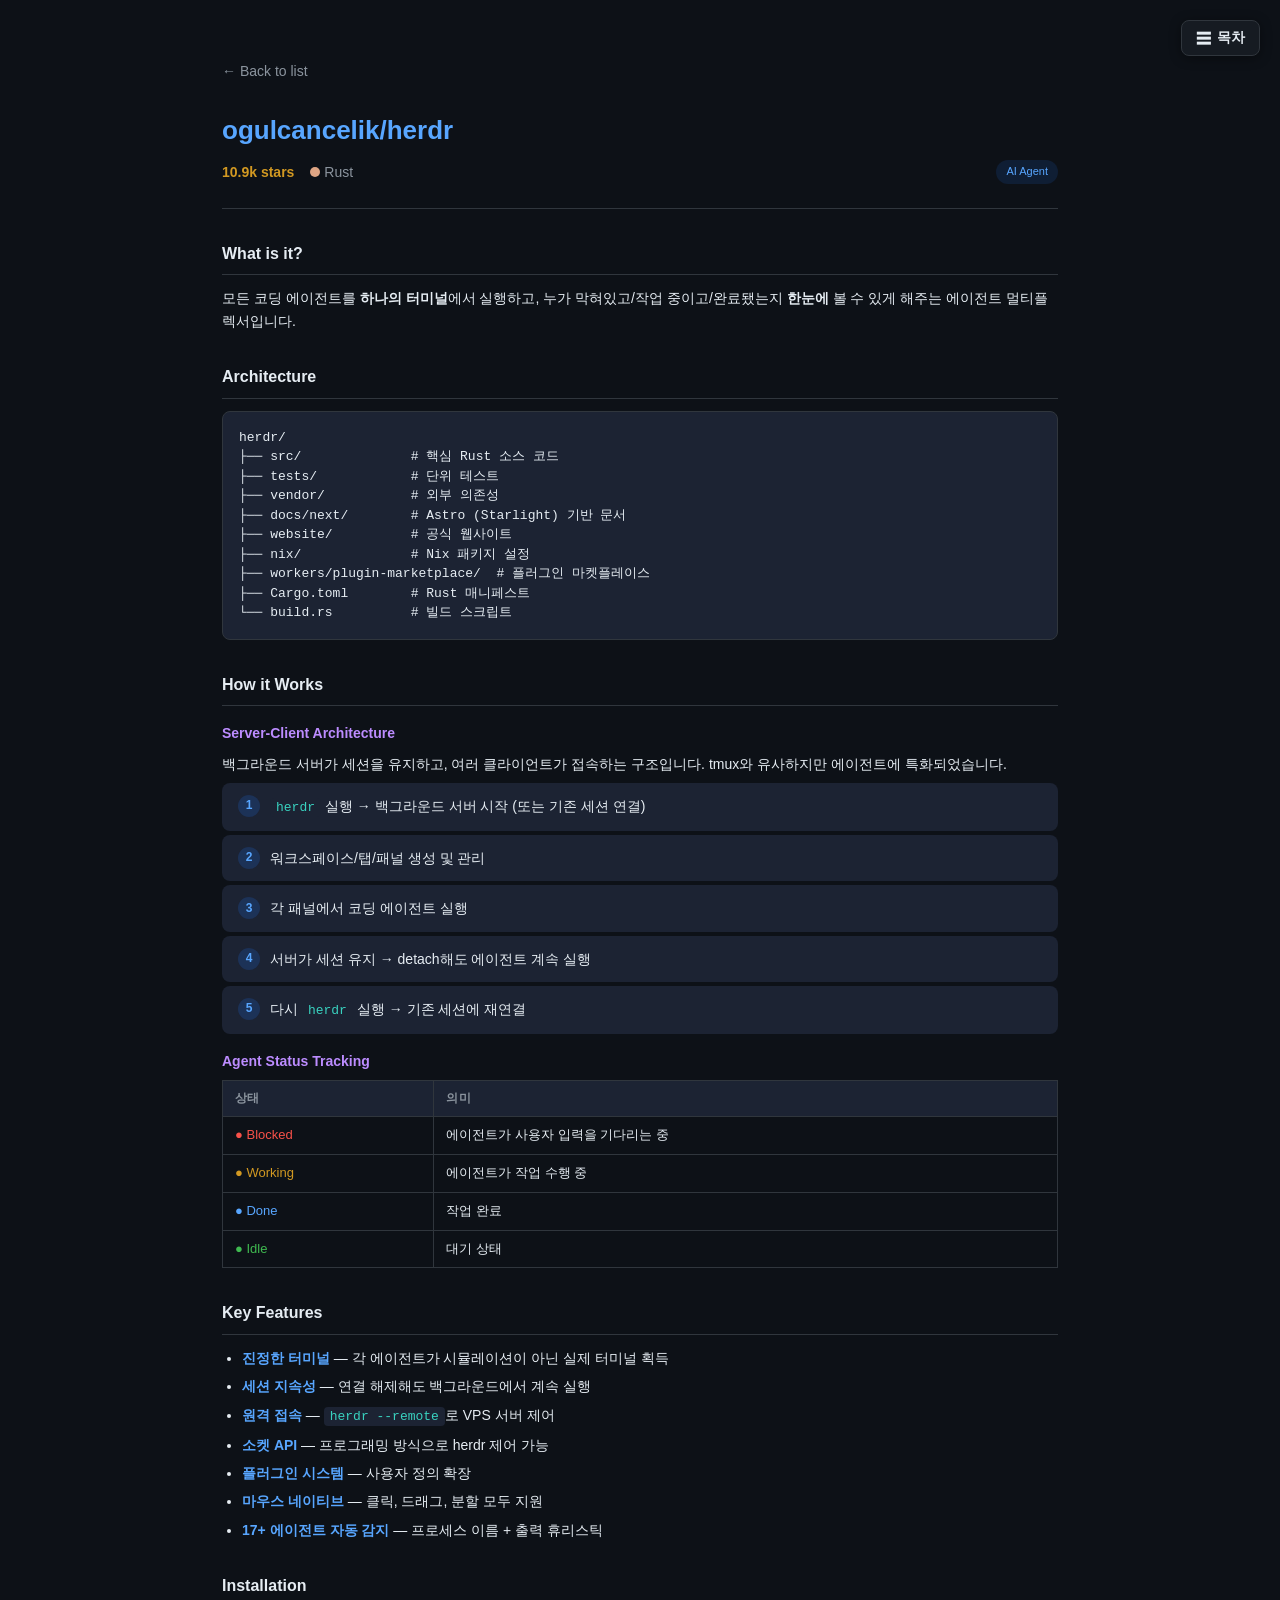
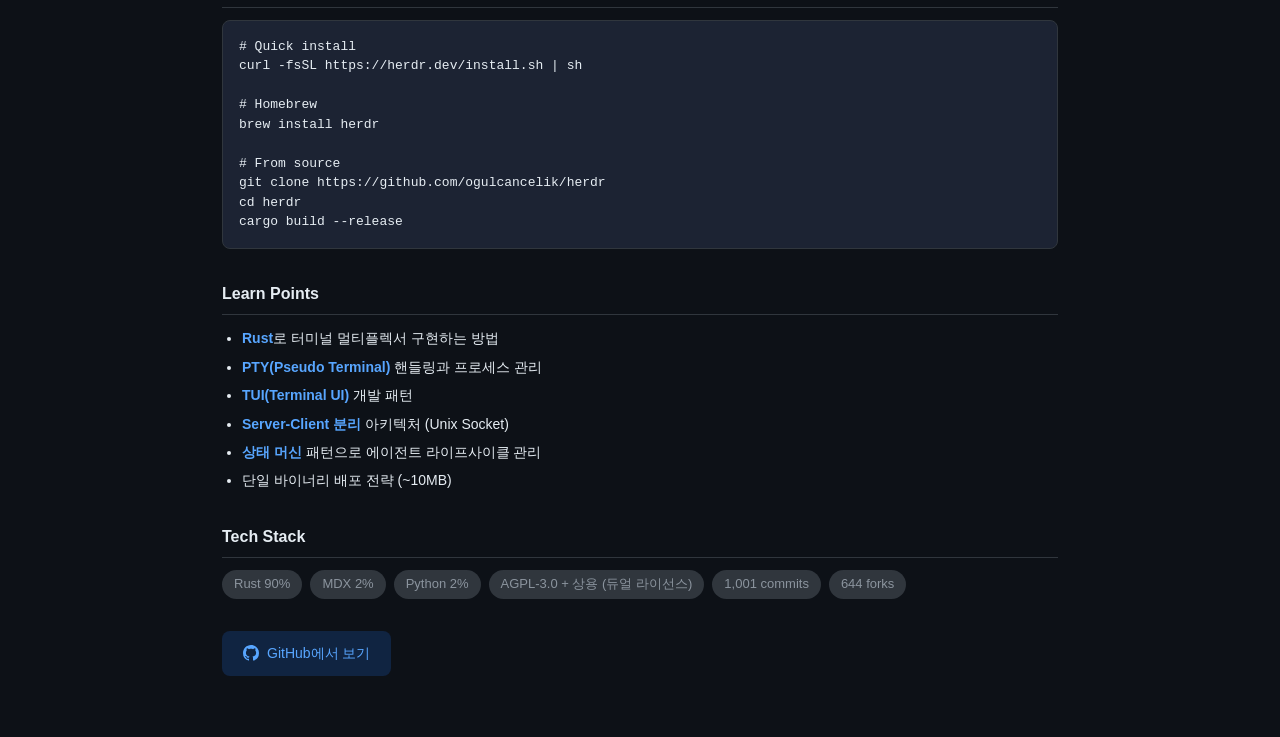
<file: detail-herdr.html>
<!DOCTYPE html>
<html lang="ko">
<head>
<meta charset="UTF-8">
<meta name="viewport" content="width=device-width, initial-scale=1.0">
<title>herdr - Deep Dive</title>
<link rel="stylesheet" href="style.css">
</head>
<body>
<div class="detail-container">
  <a class="detail-back" href="index.html">&larr; Back to list</a>
  <div class="detail-header">
    <h1>ogulcancelik/herdr</h1>
    <div class="detail-header-meta">
      <span class="stars">10.9k stars</span>
      <span><span class="lang-dot" style="background:#dea584"></span> Rust</span>
      <span class="card-category cat-agent">AI Agent</span>
    </div>
  </div>

  <div class="detail-section">
    <h2>What is it?</h2>
    <p>모든 코딩 에이전트를 <strong>하나의 터미널</strong>에서 실행하고, 누가 막혀있고/작업 중이고/완료됐는지 <strong>한눈에</strong> 볼 수 있게 해주는 에이전트 멀티플렉서입니다.</p>
  </div>

  <div class="detail-section">
    <h2>Architecture</h2>
    <pre><code>herdr/
├── src/              # 핵심 Rust 소스 코드
├── tests/            # 단위 테스트
├── vendor/           # 외부 의존성
├── docs/next/        # Astro (Starlight) 기반 문서
├── website/          # 공식 웹사이트
├── nix/              # Nix 패키지 설정
├── workers/plugin-marketplace/  # 플러그인 마켓플레이스
├── Cargo.toml        # Rust 매니페스트
└── build.rs          # 빌드 스크립트</code></pre>
  </div>

  <div class="detail-section">
    <h2>How it Works</h2>
    <h3>Server-Client Architecture</h3>
    <p>백그라운드 서버가 세션을 유지하고, 여러 클라이언트가 접속하는 구조입니다. tmux와 유사하지만 에이전트에 특화되었습니다.</p>
    <ol class="workflow-steps">
      <li><code>herdr</code> 실행 → 백그라운드 서버 시작 (또는 기존 세션 연결)</li>
      <li>워크스페이스/탭/패널 생성 및 관리</li>
      <li>각 패널에서 코딩 에이전트 실행</li>
      <li>서버가 세션 유지 → detach해도 에이전트 계속 실행</li>
      <li>다시 <code>herdr</code> 실행 → 기존 세션에 재연결</li>
    </ol>

    <h3>Agent Status Tracking</h3>
    <table class="arch-table">
      <tr><th>상태</th><th>의미</th></tr>
      <tr><td style="color:#f85149">● Blocked</td><td>에이전트가 사용자 입력을 기다리는 중</td></tr>
      <tr><td style="color:#d29922">● Working</td><td>에이전트가 작업 수행 중</td></tr>
      <tr><td style="color:#58a6ff">● Done</td><td>작업 완료</td></tr>
      <tr><td style="color:#3fb950">● Idle</td><td>대기 상태</td></tr>
    </table>
  </div>

  <div class="detail-section">
    <h2>Key Features</h2>
    <ul>
      <li><strong>진정한 터미널</strong> — 각 에이전트가 시뮬레이션이 아닌 실제 터미널 획득</li>
      <li><strong>세션 지속성</strong> — 연결 해제해도 백그라운드에서 계속 실행</li>
      <li><strong>원격 접속</strong> — <code>herdr --remote</code>로 VPS 서버 제어</li>
      <li><strong>소켓 API</strong> — 프로그래밍 방식으로 herdr 제어 가능</li>
      <li><strong>플러그인 시스템</strong> — 사용자 정의 확장</li>
      <li><strong>마우스 네이티브</strong> — 클릭, 드래그, 분할 모두 지원</li>
      <li><strong>17+ 에이전트 자동 감지</strong> — 프로세스 이름 + 출력 휴리스틱</li>
    </ul>
  </div>

  <div class="detail-section">
    <h2>Installation</h2>
    <pre><code># Quick install
curl -fsSL https://herdr.dev/install.sh | sh

# Homebrew
brew install herdr

# From source
git clone https://github.com/ogulcancelik/herdr
cd herdr
cargo build --release</code></pre>
  </div>

  <div class="detail-section">
    <h2>Learn Points</h2>
    <ul>
      <li><strong>Rust</strong>로 터미널 멀티플렉서 구현하는 방법</li>
      <li><strong>PTY(Pseudo Terminal)</strong> 핸들링과 프로세스 관리</li>
      <li><strong>TUI(Terminal UI)</strong> 개발 패턴</li>
      <li><strong>Server-Client 분리</strong> 아키텍처 (Unix Socket)</li>
      <li><strong>상태 머신</strong> 패턴으로 에이전트 라이프사이클 관리</li>
      <li>단일 바이너리 배포 전략 (~10MB)</li>
    </ul>
  </div>

  <div class="detail-section">
    <h2>Tech Stack</h2>
    <div class="detail-tags">
      <span class="detail-tag">Rust 90%</span>
      <span class="detail-tag">MDX 2%</span>
      <span class="detail-tag">Python 2%</span>
      <span class="detail-tag">AGPL-3.0 + 상용 (듀얼 라이선스)</span>
      <span class="detail-tag">1,001 commits</span>
      <span class="detail-tag">644 forks</span>
    </div>
  </div>

  <a class="detail-link" href="https://github.com/ogulcancelik/herdr" target="_blank" rel="noopener">
    <svg class="gh-icon" viewBox="0 0 16 16"><path d="M8 0c4.42 0 8 3.58 8 8a8.013 8.013 0 0 1-5.45 7.59c-.4.08-.55-.17-.55-.38 0-.27.01-1.13.01-2.2 0-.75-.25-1.23-.54-1.48 1.78-.2 3.65-.88 3.65-3.95 0-.88-.31-1.59-.82-2.15.08-.2.36-1.02-.08-2.12 0 0-.67-.22-2.2.82-.64-.18-1.32-.27-2-.27-.68 0-1.36.09-2 .27-1.53-1.03-2.2-.82-2.2-.82-.44 1.1-.16 1.92-.08 2.12-.51.56-.82 1.28-.82 2.15 0 3.06 1.86 3.75 3.64 3.95-.23.2-.44.55-.51 1.07-.46.21-1.61.55-2.33-.66-.15-.24-.6-.83-1.23-.82-.67.01-.27.38.01.53.34.19.73.9.82 1.13.16.45.68 1.31 2.69.94 0 .67.01 1.3.01 1.49 0 .21-.15.45-.55.38A7.995 7.995 0 0 1 0 8c0-4.42 3.58-8 8-8Z"/></svg>
    GitHub에서 보기
  </a>
</div>
<script src="detail-toc.js"></script>
</body>
</html>
</file>
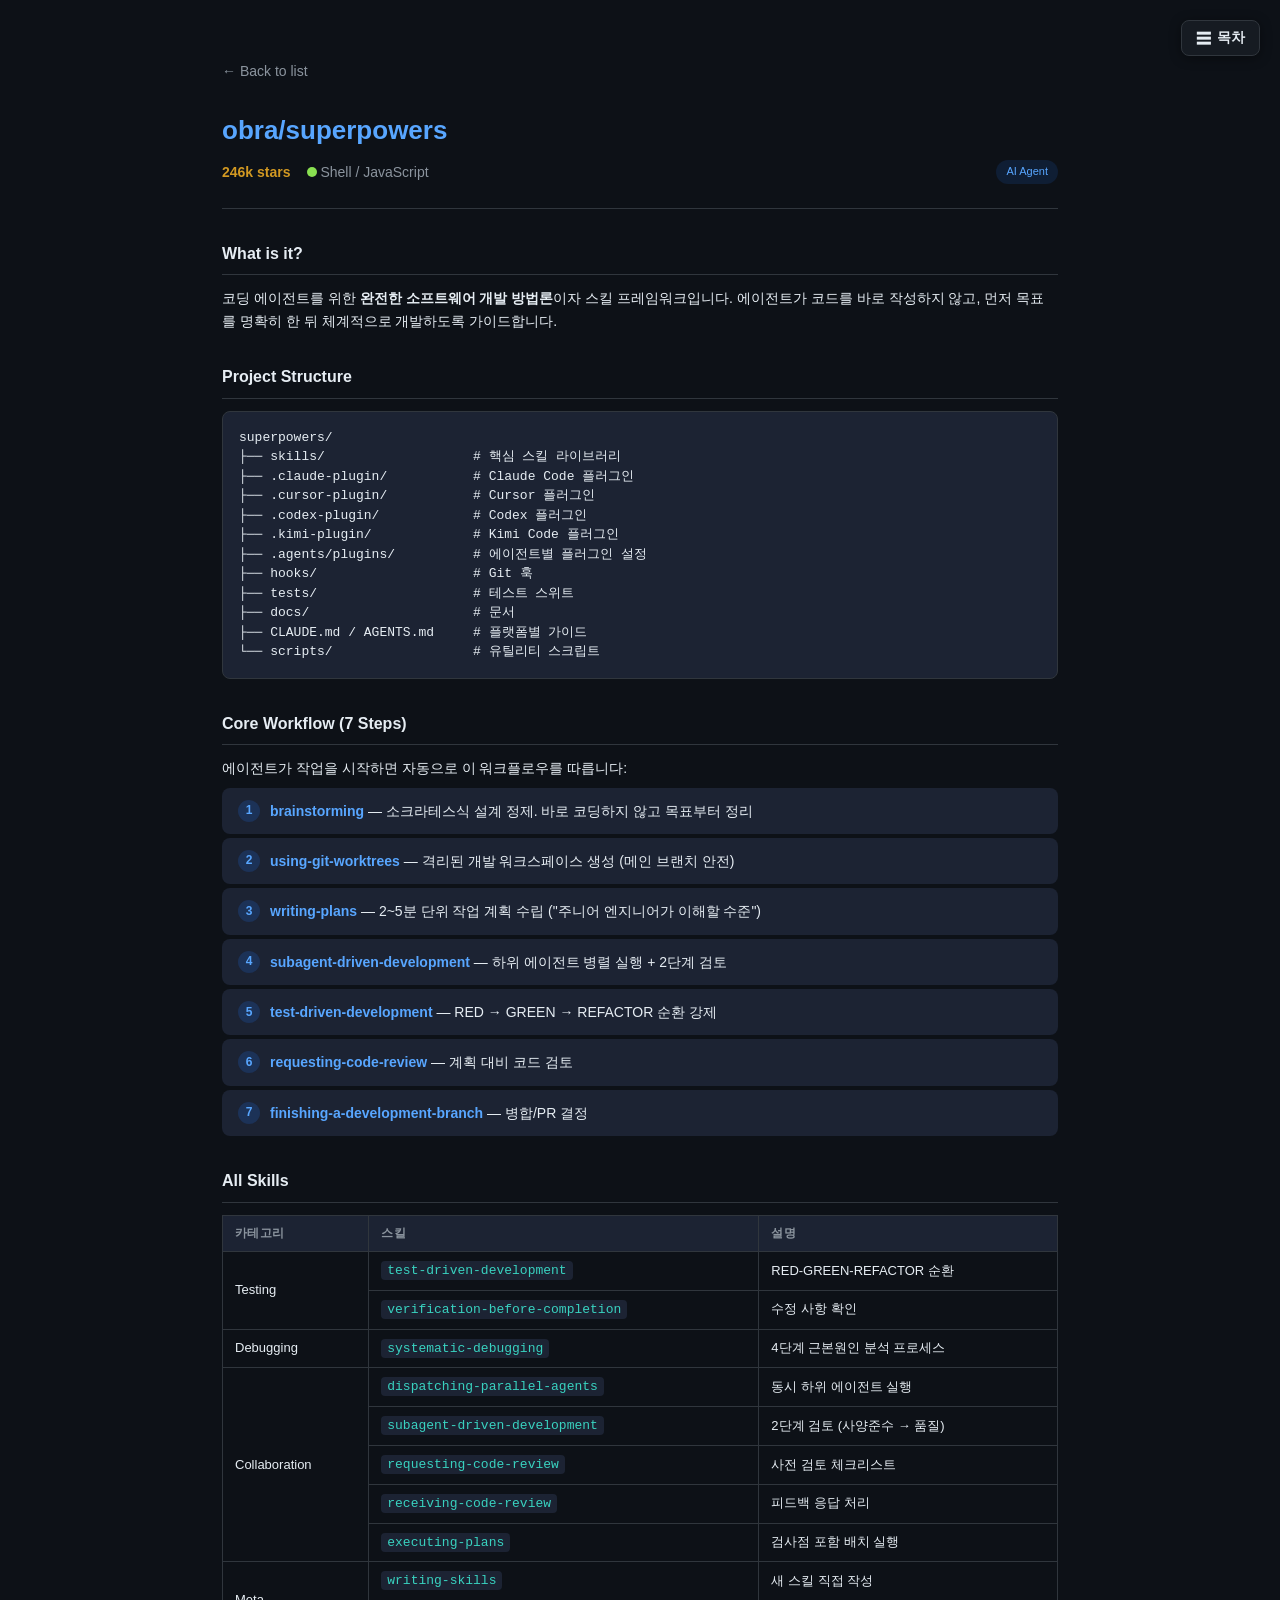
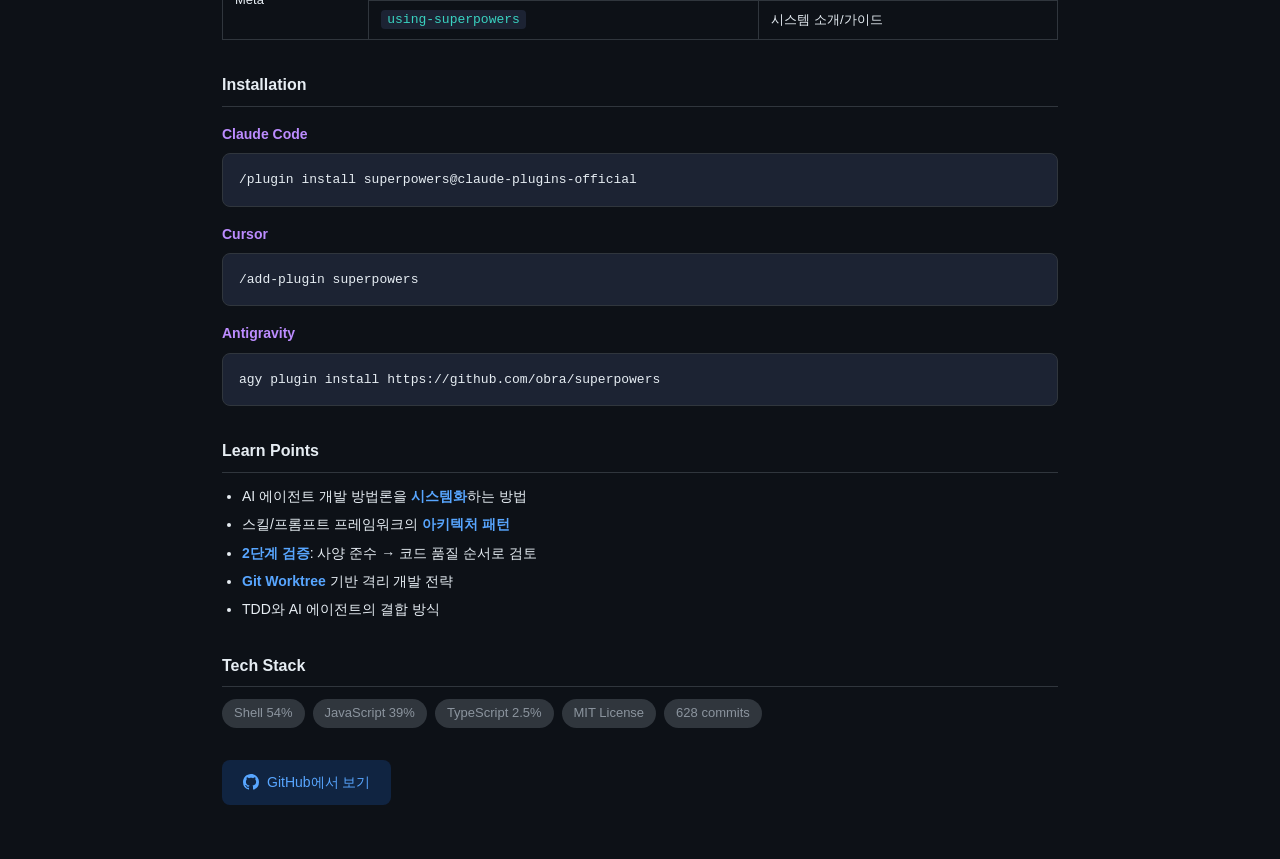
<file: detail-superpowers.html>
<!DOCTYPE html>
<html lang="ko">
<head>
<meta charset="UTF-8">
<meta name="viewport" content="width=device-width, initial-scale=1.0">
<title>superpowers - Deep Dive</title>
<link rel="stylesheet" href="style.css">
</head>
<body>
<div class="detail-container">
  <a class="detail-back" href="index.html">&larr; Back to list</a>
  <div class="detail-header">
    <h1>obra/superpowers</h1>
    <div class="detail-header-meta">
      <span class="stars">246k stars</span>
      <span><span class="lang-dot" style="background:#89e051"></span> Shell / JavaScript</span>
      <span class="card-category cat-agent">AI Agent</span>
    </div>
  </div>

  <div class="detail-section">
    <h2>What is it?</h2>
    <p>코딩 에이전트를 위한 <strong>완전한 소프트웨어 개발 방법론</strong>이자 스킬 프레임워크입니다. 에이전트가 코드를 바로 작성하지 않고, 먼저 목표를 명확히 한 뒤 체계적으로 개발하도록 가이드합니다.</p>
  </div>

  <div class="detail-section">
    <h2>Project Structure</h2>
    <pre><code>superpowers/
├── skills/                   # 핵심 스킬 라이브러리
├── .claude-plugin/           # Claude Code 플러그인
├── .cursor-plugin/           # Cursor 플러그인
├── .codex-plugin/            # Codex 플러그인
├── .kimi-plugin/             # Kimi Code 플러그인
├── .agents/plugins/          # 에이전트별 플러그인 설정
├── hooks/                    # Git 훅
├── tests/                    # 테스트 스위트
├── docs/                     # 문서
├── CLAUDE.md / AGENTS.md     # 플랫폼별 가이드
└── scripts/                  # 유틸리티 스크립트</code></pre>
  </div>

  <div class="detail-section">
    <h2>Core Workflow (7 Steps)</h2>
    <p>에이전트가 작업을 시작하면 자동으로 이 워크플로우를 따릅니다:</p>
    <ol class="workflow-steps">
      <li><strong>brainstorming</strong> — 소크라테스식 설계 정제. 바로 코딩하지 않고 목표부터 정리</li>
      <li><strong>using-git-worktrees</strong> — 격리된 개발 워크스페이스 생성 (메인 브랜치 안전)</li>
      <li><strong>writing-plans</strong> — 2~5분 단위 작업 계획 수립 ("주니어 엔지니어가 이해할 수준")</li>
      <li><strong>subagent-driven-development</strong> — 하위 에이전트 병렬 실행 + 2단계 검토</li>
      <li><strong>test-driven-development</strong> — RED → GREEN → REFACTOR 순환 강제</li>
      <li><strong>requesting-code-review</strong> — 계획 대비 코드 검토</li>
      <li><strong>finishing-a-development-branch</strong> — 병합/PR 결정</li>
    </ol>
  </div>

  <div class="detail-section">
    <h2>All Skills</h2>
    <table class="arch-table">
      <tr><th>카테고리</th><th>스킬</th><th>설명</th></tr>
      <tr><td rowspan="2">Testing</td><td><code>test-driven-development</code></td><td>RED-GREEN-REFACTOR 순환</td></tr>
      <tr><td><code>verification-before-completion</code></td><td>수정 사항 확인</td></tr>
      <tr><td>Debugging</td><td><code>systematic-debugging</code></td><td>4단계 근본원인 분석 프로세스</td></tr>
      <tr><td rowspan="5">Collaboration</td><td><code>dispatching-parallel-agents</code></td><td>동시 하위 에이전트 실행</td></tr>
      <tr><td><code>subagent-driven-development</code></td><td>2단계 검토 (사양준수 → 품질)</td></tr>
      <tr><td><code>requesting-code-review</code></td><td>사전 검토 체크리스트</td></tr>
      <tr><td><code>receiving-code-review</code></td><td>피드백 응답 처리</td></tr>
      <tr><td><code>executing-plans</code></td><td>검사점 포함 배치 실행</td></tr>
      <tr><td rowspan="2">Meta</td><td><code>writing-skills</code></td><td>새 스킬 직접 작성</td></tr>
      <tr><td><code>using-superpowers</code></td><td>시스템 소개/가이드</td></tr>
    </table>
  </div>

  <div class="detail-section">
    <h2>Installation</h2>
    <h3>Claude Code</h3>
    <pre><code>/plugin install superpowers@claude-plugins-official</code></pre>
    <h3>Cursor</h3>
    <pre><code>/add-plugin superpowers</code></pre>
    <h3>Antigravity</h3>
    <pre><code>agy plugin install https://github.com/obra/superpowers</code></pre>
  </div>

  <div class="detail-section">
    <h2>Learn Points</h2>
    <ul>
      <li>AI 에이전트 개발 방법론을 <strong>시스템화</strong>하는 방법</li>
      <li>스킬/프롬프트 프레임워크의 <strong>아키텍처 패턴</strong></li>
      <li><strong>2단계 검증</strong>: 사양 준수 → 코드 품질 순서로 검토</li>
      <li><strong>Git Worktree</strong> 기반 격리 개발 전략</li>
      <li>TDD와 AI 에이전트의 결합 방식</li>
    </ul>
  </div>

  <div class="detail-section">
    <h2>Tech Stack</h2>
    <div class="detail-tags">
      <span class="detail-tag">Shell 54%</span>
      <span class="detail-tag">JavaScript 39%</span>
      <span class="detail-tag">TypeScript 2.5%</span>
      <span class="detail-tag">MIT License</span>
      <span class="detail-tag">628 commits</span>
    </div>
  </div>

  <a class="detail-link" href="https://github.com/obra/superpowers" target="_blank" rel="noopener">
    <svg class="gh-icon" viewBox="0 0 16 16"><path d="M8 0c4.42 0 8 3.58 8 8a8.013 8.013 0 0 1-5.45 7.59c-.4.08-.55-.17-.55-.38 0-.27.01-1.13.01-2.2 0-.75-.25-1.23-.54-1.48 1.78-.2 3.65-.88 3.65-3.95 0-.88-.31-1.59-.82-2.15.08-.2.36-1.02-.08-2.12 0 0-.67-.22-2.2.82-.64-.18-1.32-.27-2-.27-.68 0-1.36.09-2 .27-1.53-1.03-2.2-.82-2.2-.82-.44 1.1-.16 1.92-.08 2.12-.51.56-.82 1.28-.82 2.15 0 3.06 1.86 3.75 3.64 3.95-.23.2-.44.55-.51 1.07-.46.21-1.61.55-2.33-.66-.15-.24-.6-.83-1.23-.82-.67.01-.27.38.01.53.34.19.73.9.82 1.13.16.45.68 1.31 2.69.94 0 .67.01 1.3.01 1.49 0 .21-.15.45-.55.38A7.995 7.995 0 0 1 0 8c0-4.42 3.58-8 8-8Z"/></svg>
    GitHub에서 보기
  </a>
</div>
<script src="detail-toc.js"></script>
</body>
</html>
</file>
<file: style.css>
:root {
  --bg: #0d1117;
  --surface: #161b22;
  --surface-hover: #1c2333;
  --border: #30363d;
  --text: #e6edf3;
  --text-dim: #8b949e;
  --accent: #58a6ff;
  --accent-dim: #1f6feb33;
  --green: #3fb950;
  --orange: #d29922;
  --purple: #bc8cff;
  --pink: #f778ba;
  --red: #f85149;
  --cyan: #39d2c0;
  --yellow: #e3b341;
}
* { margin: 0; padding: 0; box-sizing: border-box; }
body {
  font-family: -apple-system, BlinkMacSystemFont, 'Segoe UI', Helvetica, Arial, sans-serif;
  background: var(--bg);
  color: var(--text);
  line-height: 1.6;
  min-height: 100vh;
}

/* ===== Index Page ===== */
.header {
  padding: 48px 32px 32px;
  max-width: 1280px;
  margin: 0 auto;
}
.header h1 { font-size: 28px; font-weight: 700; margin-bottom: 8px; }
.header p { color: var(--text-dim); font-size: 15px; }
.header .date { color: var(--text-dim); font-size: 13px; margin-top: 4px; }

.filters {
  max-width: 1280px;
  margin: 0 auto;
  padding: 0 32px 24px;
  display: flex;
  gap: 8px;
  flex-wrap: wrap;
}
.filter-btn {
  background: var(--surface);
  border: 1px solid var(--border);
  color: var(--text-dim);
  padding: 6px 14px;
  border-radius: 20px;
  font-size: 13px;
  cursor: pointer;
  transition: all 0.2s;
}
.filter-btn:hover { border-color: var(--accent); color: var(--text); }
.filter-btn.active { background: var(--accent-dim); border-color: var(--accent); color: var(--accent); }

.grid {
  max-width: 1280px;
  margin: 0 auto;
  padding: 0 32px 64px;
  display: grid;
  grid-template-columns: repeat(auto-fill, minmax(360px, 1fr));
  gap: 16px;
}

.card {
  background: var(--surface);
  border: 1px solid var(--border);
  border-radius: 12px;
  padding: 24px;
  cursor: pointer;
  transition: all 0.2s;
  position: relative;
  display: flex;
  flex-direction: column;
  text-decoration: none;
}
.card:hover {
  border-color: var(--accent);
  background: var(--surface-hover);
  transform: translateY(-2px);
  box-shadow: 0 8px 24px rgba(0,0,0,0.3);
}
.card.selected { border-color: var(--yellow); }
.card.selected:hover { border-color: var(--accent); }

.card-top { display: flex; justify-content: space-between; align-items: flex-start; margin-bottom: 12px; gap: 8px; }
.card-name-wrap { display: flex; align-items: center; gap: 8px; flex-wrap: wrap; }
.card-name { font-size: 17px; font-weight: 600; color: var(--accent); word-break: break-word; }
.card-name span { color: var(--text-dim); font-weight: 400; }
.card-stars { color: var(--orange); font-size: 14px; font-weight: 600; white-space: nowrap; }

.selected-badge {
  font-size: 10px; padding: 2px 8px; border-radius: 10px;
  font-weight: 700; letter-spacing: 0.5px;
  background: #e3b34122; color: var(--yellow);
  border: 1px solid var(--yellow); white-space: nowrap;
}

.card-desc { color: var(--text); font-size: 14px; margin-bottom: 16px; flex-grow: 1; }
.card-meta { display: flex; align-items: center; gap: 16px; flex-wrap: wrap; }
.card-lang { display: flex; align-items: center; gap: 6px; font-size: 13px; color: var(--text-dim); }
.lang-dot { width: 10px; height: 10px; border-radius: 50%; display: inline-block; }
.card-category { font-size: 11px; padding: 3px 10px; border-radius: 12px; font-weight: 500; margin-left: auto; }

.cat-agent { background: #1f6feb22; color: var(--accent); }
.cat-infra { background: #bc8cff22; color: var(--purple); }
.cat-security { background: #f8514922; color: var(--red); }
.cat-frontend { background: #f778ba22; color: var(--pink); }
.cat-data { background: #3fb95022; color: var(--green); }
.cat-education { background: #d2992222; color: var(--orange); }
.cat-devops { background: #39d2c022; color: var(--cyan); }
.cat-etc { background: #8b949e22; color: var(--text-dim); }

.card-detail-hint { font-size: 12px; color: var(--text-dim); margin-top: 12px; opacity: 0; transition: opacity 0.2s; }
.card:hover .card-detail-hint { opacity: 1; }

/* ===== Detail Pages ===== */
.detail-container {
  max-width: 900px;
  margin: 0 auto;
  padding: 48px 32px 64px;
}

.detail-back {
  display: inline-flex; align-items: center; gap: 6px;
  color: var(--text-dim); font-size: 14px;
  text-decoration: none; padding: 12px 0; margin-bottom: 16px;
  transition: color 0.2s;
}
.detail-back:hover { color: var(--accent); }

.detail-header {
  border-bottom: 1px solid var(--border);
  padding-bottom: 24px; margin-bottom: 32px;
}
.detail-header h1 { font-size: 26px; color: var(--accent); margin-bottom: 8px; }
.detail-header-meta {
  display: flex; gap: 16px; align-items: center;
  flex-wrap: wrap; color: var(--text-dim); font-size: 14px;
}
.detail-header-meta .stars { color: var(--orange); font-weight: 600; }

.detail-section { margin-bottom: 32px; }
.detail-section h2 {
  font-size: 16px; font-weight: 600; color: var(--text);
  margin-bottom: 12px; padding-bottom: 8px;
  border-bottom: 1px solid var(--border);
}
.detail-section h3 { font-size: 14px; font-weight: 600; color: var(--purple); margin: 16px 0 8px; }
.detail-section p { font-size: 14px; color: var(--text); margin-bottom: 8px; }
.detail-section ul { padding-left: 20px; font-size: 14px; }
.detail-section li { margin-bottom: 6px; color: var(--text); }
.detail-section li strong { color: var(--accent); }
.detail-section code {
  background: #1c2333; padding: 2px 6px; border-radius: 4px;
  font-size: 13px; color: var(--cyan);
}
.detail-section pre {
  background: #1c2333; border: 1px solid var(--border);
  border-radius: 8px; padding: 16px; overflow-x: auto;
  font-size: 13px; line-height: 1.5; margin: 8px 0 12px; color: var(--text);
}
.detail-section pre code { background: none; padding: 0; color: var(--text); }

.detail-tags { display: flex; gap: 8px; flex-wrap: wrap; margin-top: 8px; }
.detail-tag {
  background: var(--border); color: var(--text-dim);
  padding: 4px 12px; border-radius: 16px; font-size: 13px;
}

.detail-link {
  display: inline-flex; align-items: center; gap: 8px;
  background: var(--accent-dim); color: var(--accent);
  padding: 10px 20px; border-radius: 8px;
  text-decoration: none; font-size: 14px; font-weight: 500;
  border: 1px solid transparent; transition: all 0.2s;
}
.detail-link:hover { border-color: var(--accent); background: #1f6feb44; }

.gh-icon { width: 16px; height: 16px; fill: currentColor; vertical-align: middle; }

.arch-table { width: 100%; border-collapse: collapse; margin: 8px 0 12px; font-size: 13px; }
.arch-table th, .arch-table td { text-align: left; padding: 8px 12px; border: 1px solid var(--border); }
.arch-table th { background: #1c2333; color: var(--text-dim); font-weight: 600; font-size: 12px; text-transform: uppercase; letter-spacing: 0.3px; }
.arch-table td { color: var(--text); }
.arch-table tr:hover td { background: var(--surface-hover); }

.workflow-steps { list-style: none; padding-left: 0; counter-reset: step; }
.workflow-steps li {
  counter-increment: step;
  padding: 12px 16px 12px 48px;
  position: relative; margin-bottom: 4px;
  border-radius: 8px; background: #1c2333; font-size: 14px;
}
.workflow-steps li::before {
  content: counter(step);
  position: absolute; left: 16px; top: 12px;
  width: 22px; height: 22px; border-radius: 50%;
  background: var(--accent-dim); color: var(--accent);
  font-size: 12px; font-weight: 700;
  display: flex; align-items: center; justify-content: center;
}

/* Callout box */
.callout {
  background: #1c2333; border-left: 3px solid var(--accent);
  padding: 16px 20px; border-radius: 0 8px 8px 0;
  margin: 12px 0; font-size: 14px;
}
.callout.warn { border-left-color: var(--orange); }
.callout.tip { border-left-color: var(--green); }
.callout strong { color: var(--accent); }
.callout.warn strong { color: var(--orange); }
.callout.tip strong { color: var(--green); }

/* Diagram */
.diagram {
  background: #1c2333; border: 1px solid var(--border);
  border-radius: 8px; padding: 24px; margin: 12px 0;
  font-family: monospace; font-size: 13px; line-height: 1.8;
  text-align: center; overflow-x: auto; white-space: pre;
}
.diagram .highlight { color: var(--accent); font-weight: 700; }
.diagram .dim { color: var(--text-dim); }

/* 섹션 anchor 이동 시 상단 여백 확보 */
.detail-section > h2 { scroll-margin-top: 20px; }

/* ===== 목차(TOC) 오버레이 ===== */
.toc-toggle {
  position: fixed; top: 20px; right: 20px; z-index: 50;
  display: flex; align-items: center; gap: 6px;
  background: var(--surface); color: var(--text);
  border: 1px solid var(--border); border-radius: 8px;
  padding: 8px 14px; font-size: 14px; font-weight: 600;
  cursor: pointer; box-shadow: 0 2px 12px rgba(0,0,0,0.4);
  transition: background 0.15s, border-color 0.15s;
}
.toc-toggle:hover { background: var(--surface-hover); border-color: var(--accent); }
.toc-toggle.active { background: var(--accent-dim); border-color: var(--accent); color: var(--accent); }
.toc-toggle-icon { font-size: 15px; line-height: 1; }

.toc-panel {
  position: fixed; top: 62px; right: 20px; z-index: 49;
  width: 280px; max-width: calc(100vw - 40px);
  max-height: calc(100vh - 82px); overflow-y: auto;
  background: var(--surface); border: 1px solid var(--border);
  border-radius: 10px; padding: 12px;
  box-shadow: 0 8px 32px rgba(0,0,0,0.5);
  opacity: 0; transform: translateY(-8px);
  pointer-events: none; transition: opacity 0.15s, transform 0.15s;
}
.toc-panel.open { opacity: 1; transform: translateY(0); pointer-events: auto; }

.toc-title {
  font-size: 12px; font-weight: 700; text-transform: uppercase;
  letter-spacing: 0.05em; color: var(--text-dim);
  padding: 4px 8px 8px; border-bottom: 1px solid var(--border); margin-bottom: 6px;
}
.toc-list { list-style: none; margin: 0; padding: 0; }
.toc-link {
  display: block; padding: 7px 8px; border-radius: 6px;
  color: var(--text-dim); text-decoration: none;
  font-size: 13.5px; line-height: 1.4;
  border-left: 2px solid transparent; transition: background 0.12s, color 0.12s;
}
.toc-link:hover { background: var(--surface-hover); color: var(--text); }
.toc-link.active {
  color: var(--accent); background: var(--accent-dim);
  border-left-color: var(--accent); font-weight: 600;
}

@media (max-width: 480px) {
  .header { padding: 32px 16px 24px; }
  .filters { padding: 0 16px 16px; }
  .grid { padding: 0 16px 48px; grid-template-columns: 1fr; }
  .detail-container { padding: 32px 16px 48px; }
  .toc-toggle { top: 12px; right: 12px; padding: 7px 12px; }
  .toc-panel { top: 54px; right: 12px; }
}
</file>
